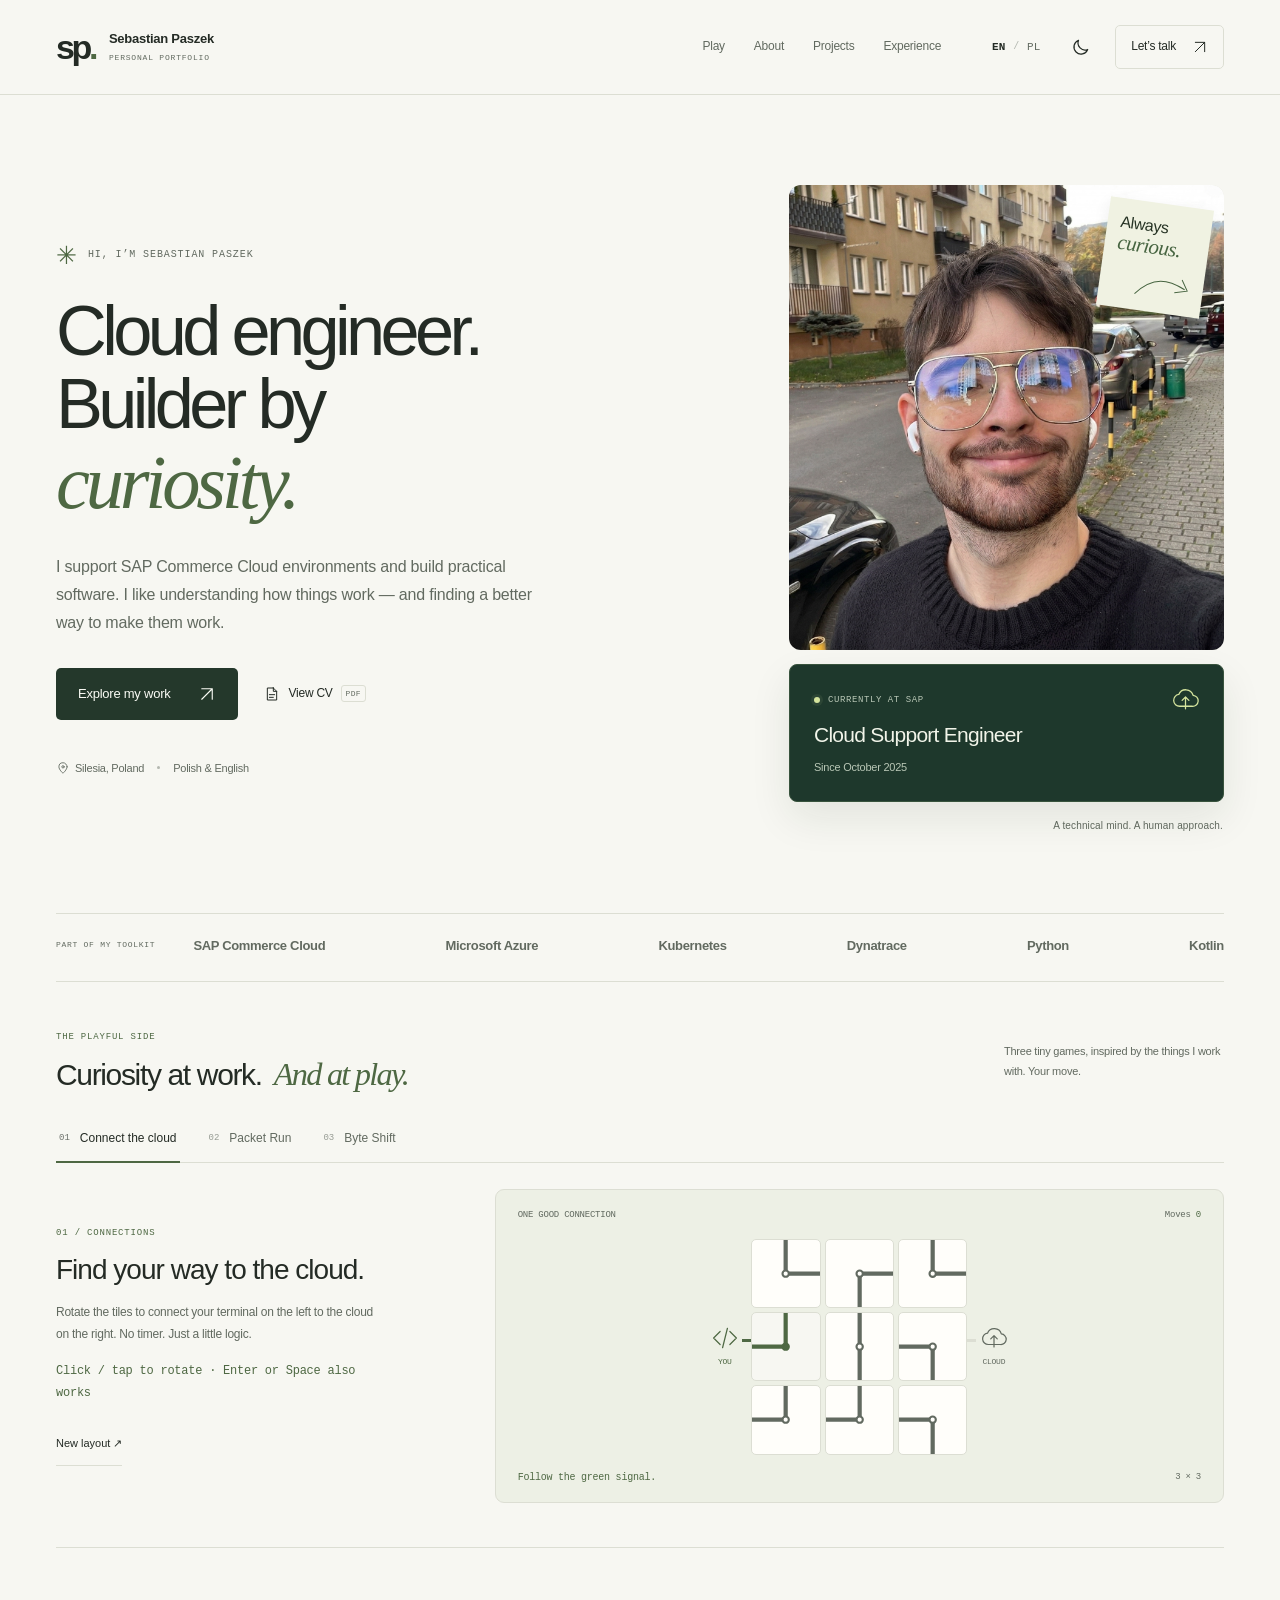
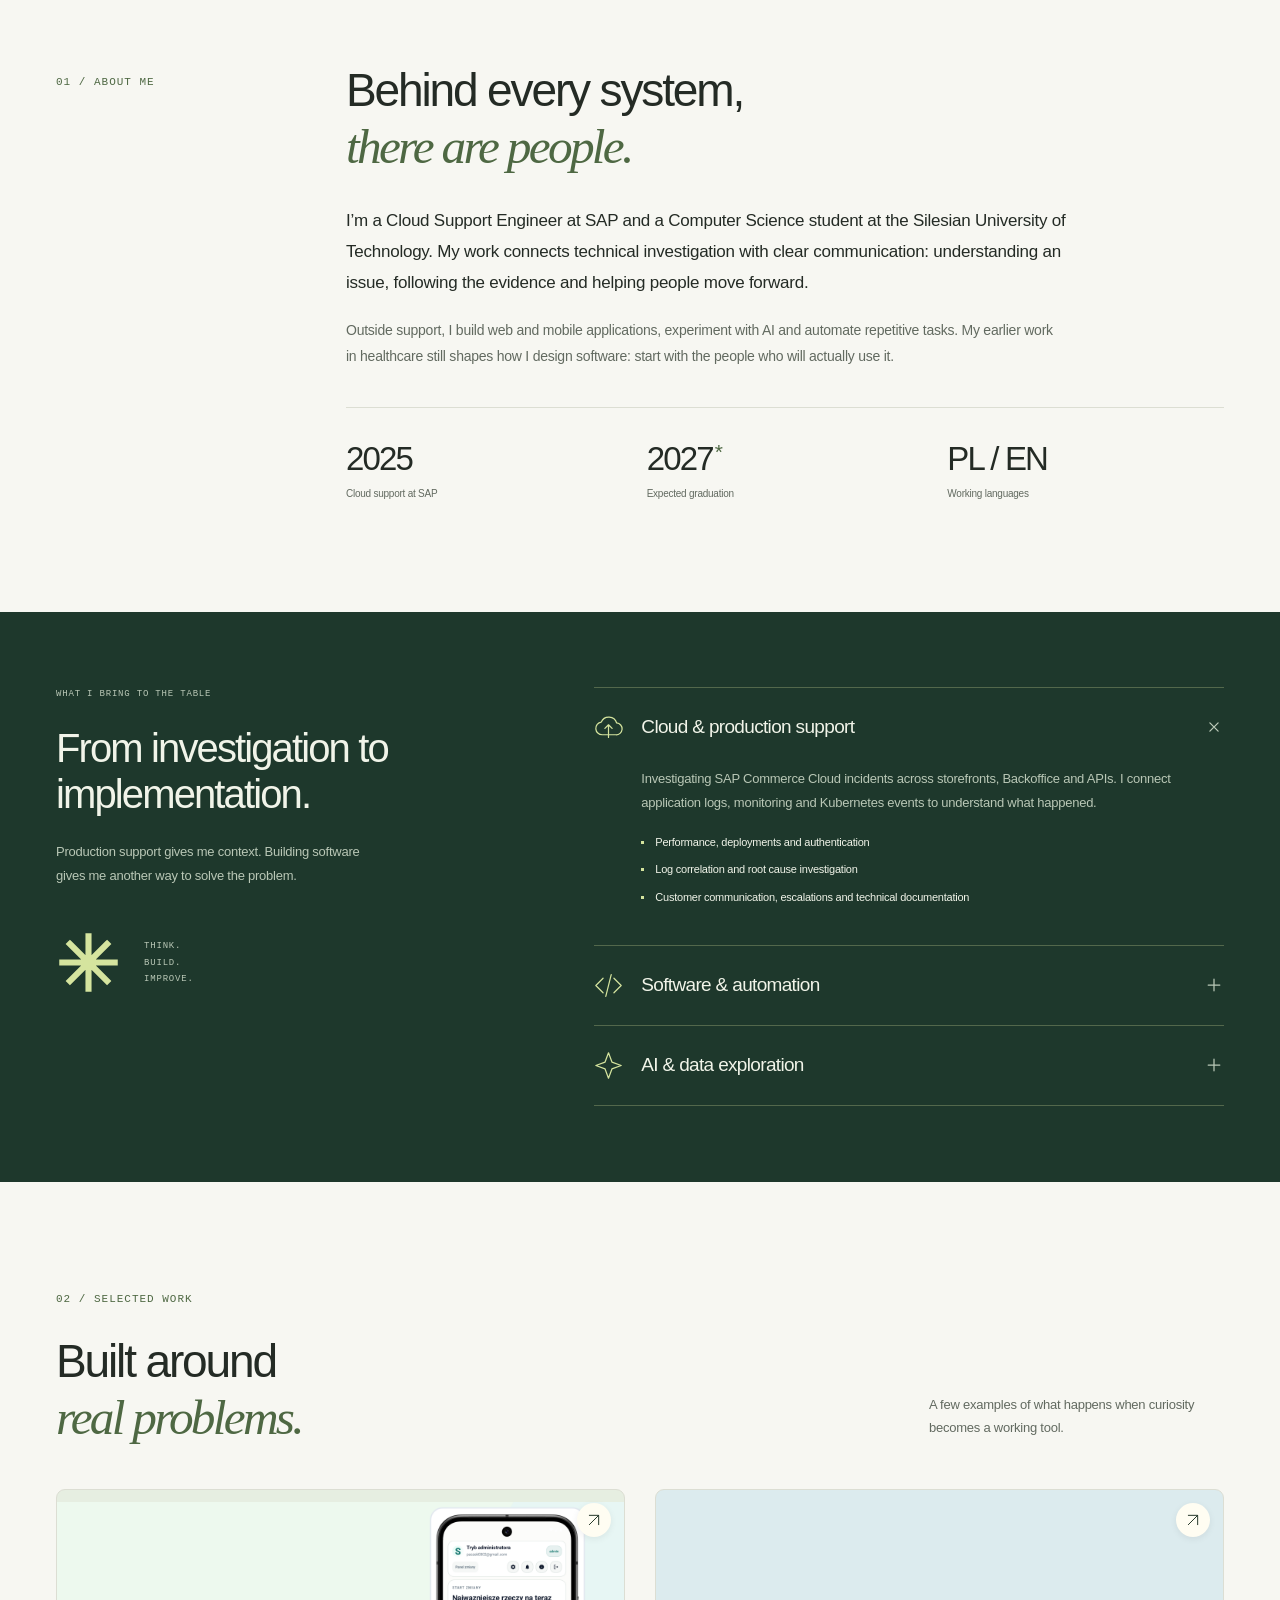
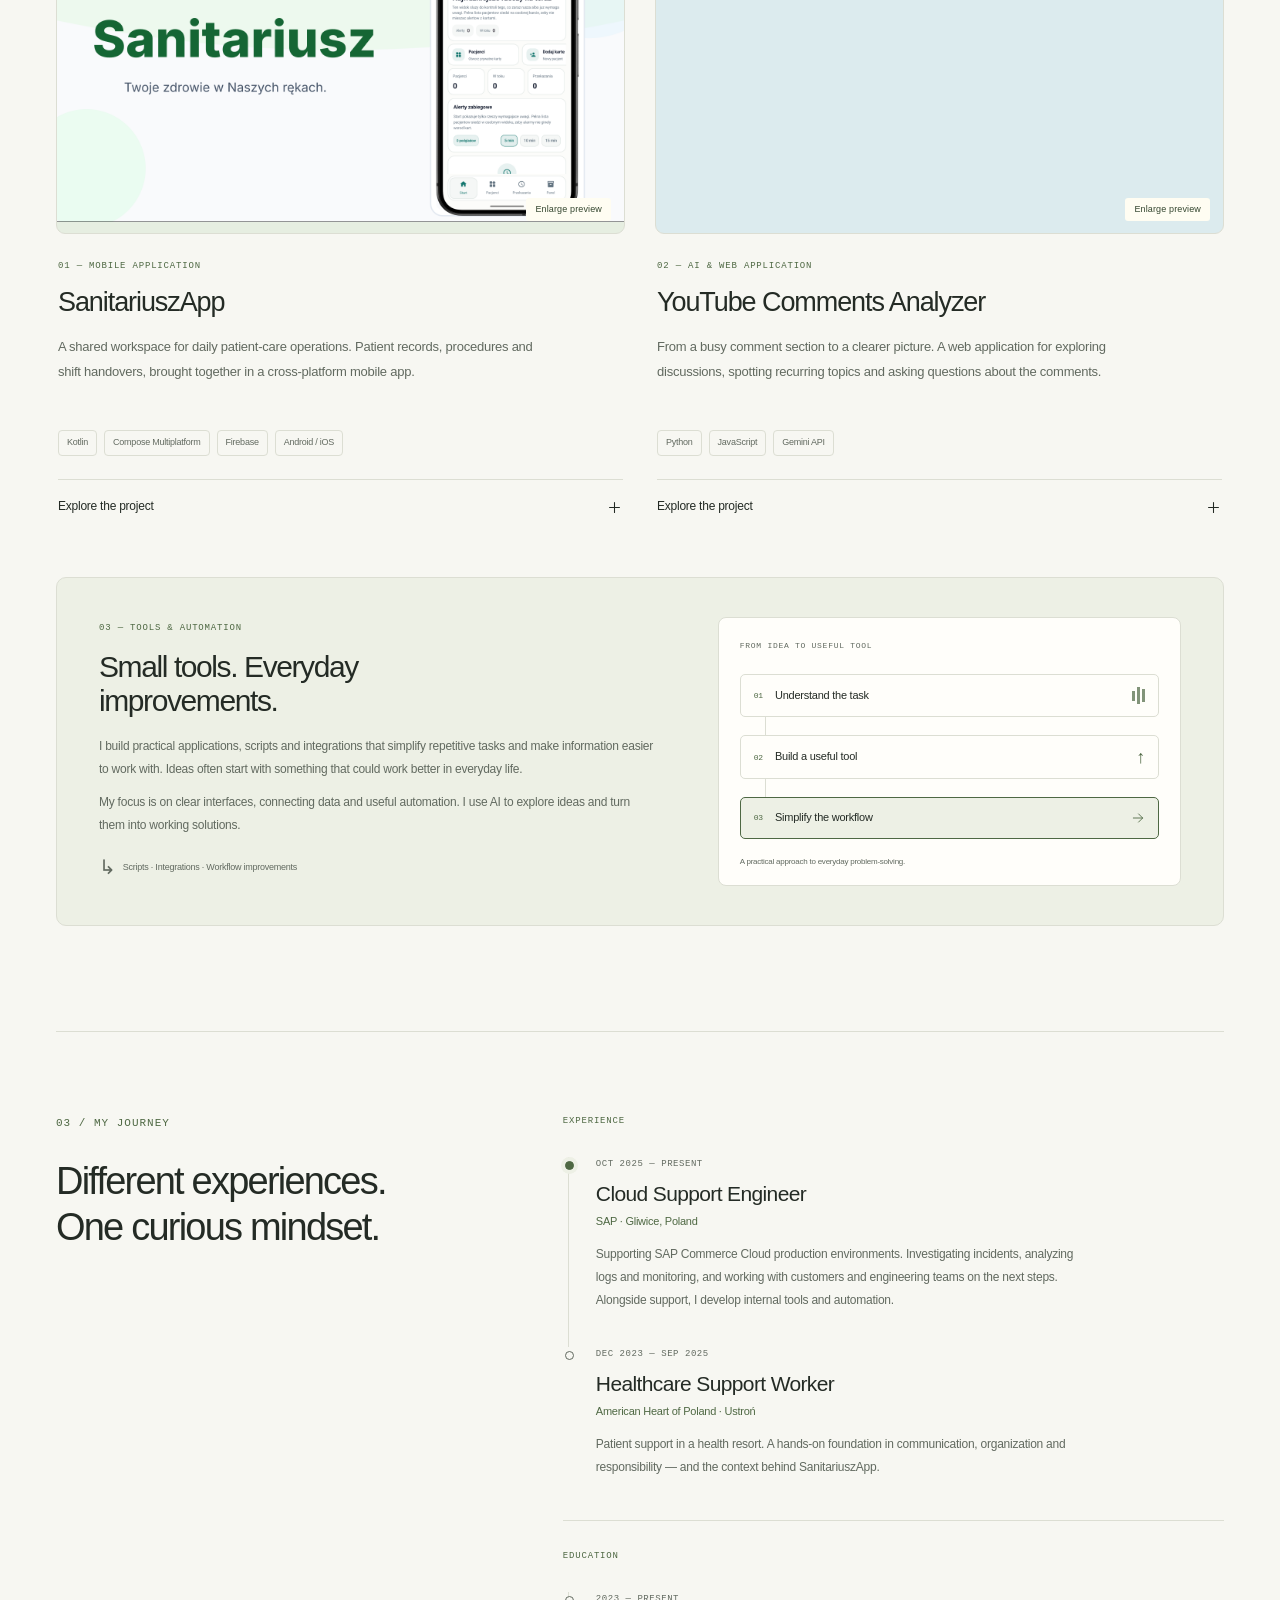
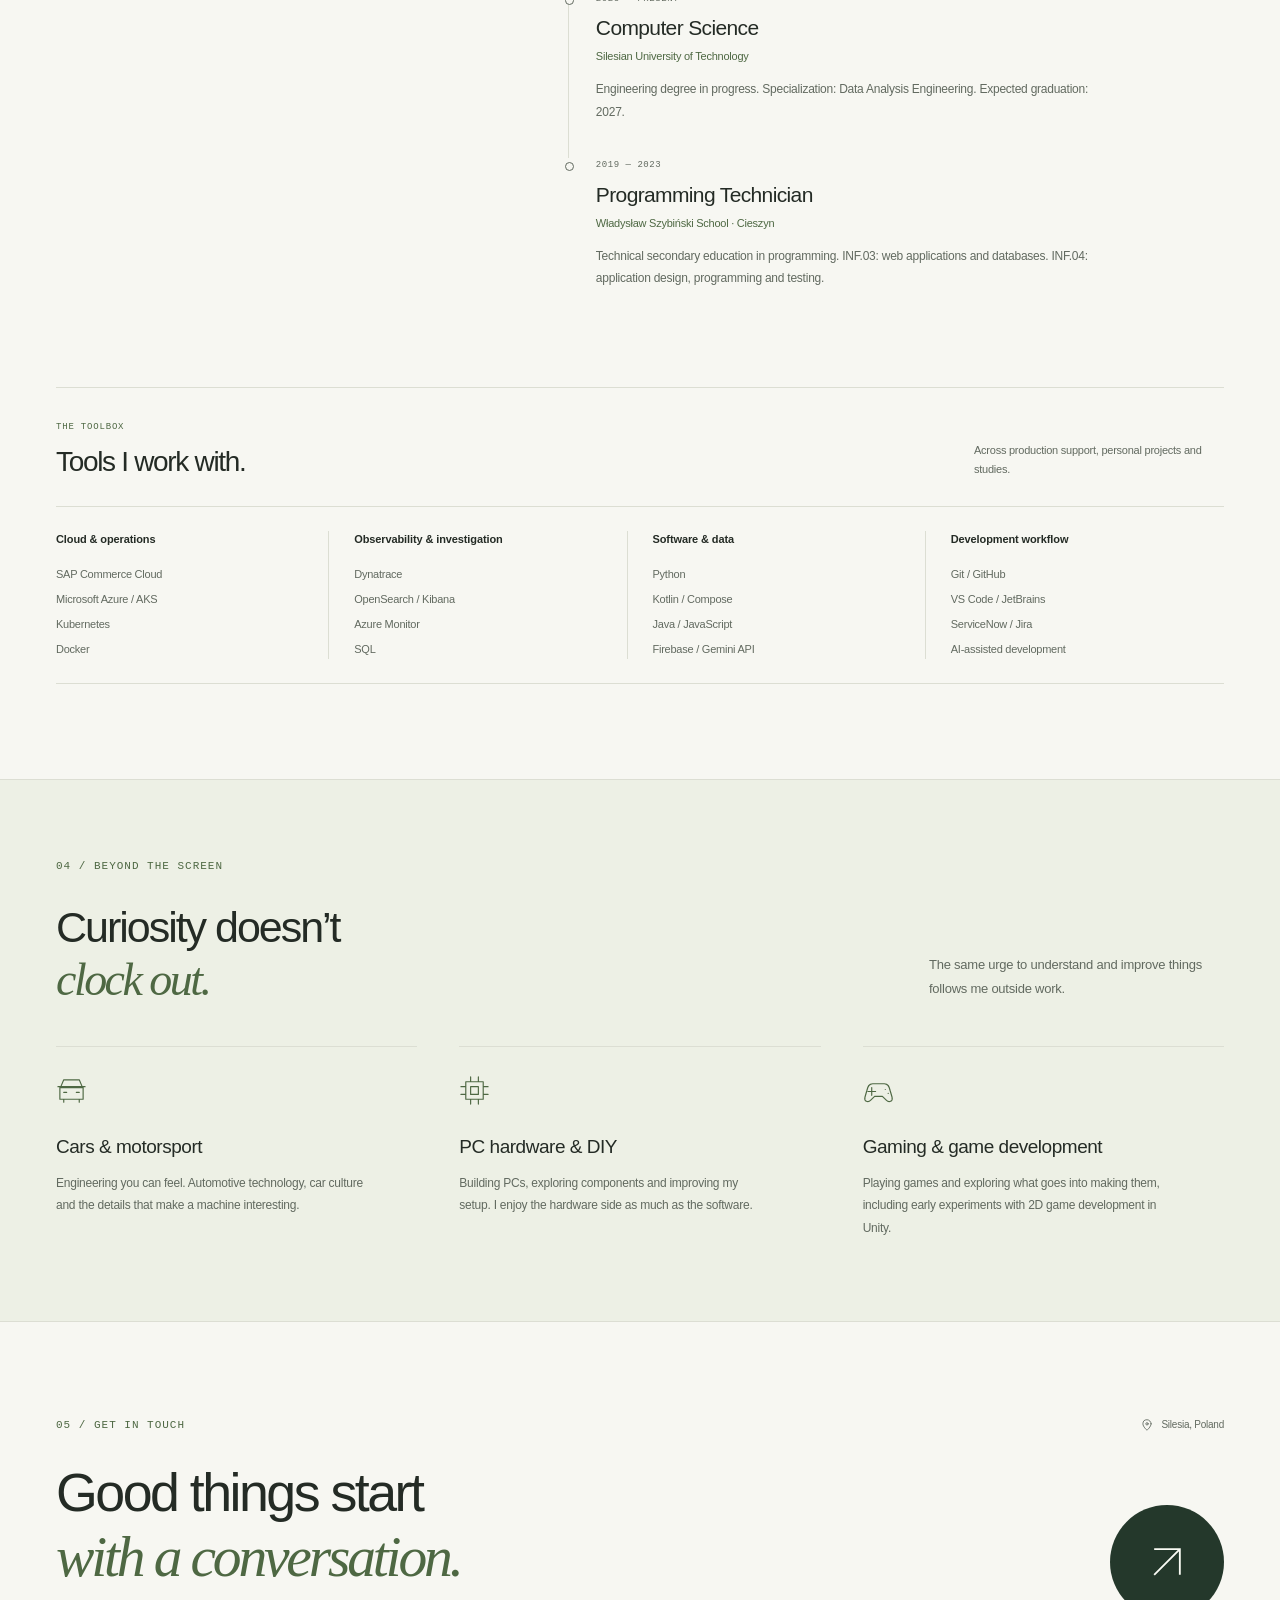
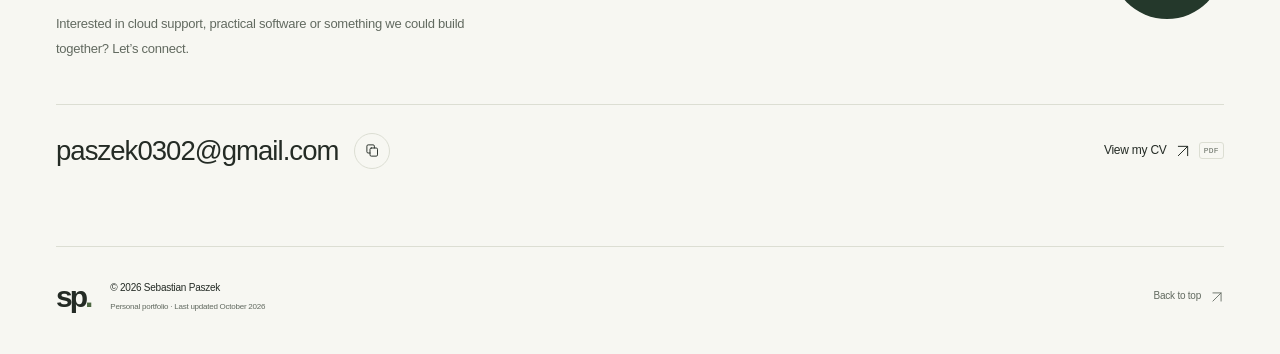
<file: index.html>
<!doctype html>
<html lang="en" data-theme="light">
<head>
  <meta charset="utf-8">
  <meta name="viewport" content="width=device-width, initial-scale=1">
  <meta name="theme-color" content="#f7f7f2">
  <title>Sebastian Paszek — Cloud Support &amp; Software</title>
  <meta name="description" content="Cloud Support Engineer at SAP. I work with SAP Commerce Cloud, Azure and Kubernetes, and build practical applications, AI tools and automation.">
  <link rel="canonical" href="https://sebecznik.github.io/portfolio/">
  <meta property="og:type" content="website">
  <meta property="og:title" content="Sebastian Paszek — Cloud Support &amp; Software">
  <meta property="og:description" content="Cloud engineer. Builder by curiosity. Explore my work in SAP Commerce Cloud, practical software and AI.">
  <meta property="og:url" content="https://sebecznik.github.io/portfolio/">
  <meta property="og:image" content="https://sebecznik.github.io/portfolio/assets/images/social.png">
  <meta property="og:image:width" content="1200">
  <meta property="og:image:height" content="630">
  <meta property="og:image:alt" content="Sebastian Paszek. Cloud engineer. Builder by curiosity.">
  <meta name="twitter:card" content="summary_large_image">
  <link rel="icon" href="assets/images/favicon.svg" type="image/svg+xml">
  <script src="assets/js/boot.js"></script>
  <link rel="stylesheet" href="assets/css/styles.css">
  <link rel="stylesheet" href="assets/css/playground.css">
  <script type="application/ld+json">{"@context":"https://schema.org","@type":"Person","name":"Sebastian Paszek","url":"https://sebecznik.github.io/portfolio/","image":"https://sebecznik.github.io/portfolio/assets/images/portrait.png","jobTitle":"Cloud Support Engineer","worksFor":{"@type":"Organization","name":"SAP"},"knowsLanguage":["Polish","English"],"email":"mailto:paszek0302@gmail.com"}</script>
</head>
<body>
  <a class="skip-link" href="#main" data-i18n="skip">Skip to content</a>
  <svg class="symbol-bank" xmlns="http://www.w3.org/2000/svg" aria-hidden="true">
    <symbol id="i-arrow" viewBox="0 0 24 24"><path d="M5 19 19 5M5 5h14v14"/></symbol>
    <symbol id="i-right" viewBox="0 0 24 24"><path d="M4 12h16m-7-7 7 7-7 7"/></symbol>
    <symbol id="i-plus" viewBox="0 0 24 24"><path d="M12 5v14M5 12h14"/></symbol>
    <symbol id="i-cloud" viewBox="0 0 32 32"><path d="M9 24a7 7 0 0 1-1-13.93A9 9 0 0 1 25 11a6.5 6.5 0 0 1-1 13H9Z"/><path d="m12 17 4-4 4 4m-4-4v14"/></symbol>
    <symbol id="i-code" viewBox="0 0 32 32"><path d="m10 8-8 8 8 8m12-16 8 8-8 8M19 4l-6 24"/></symbol>
    <symbol id="i-spark" viewBox="0 0 32 32"><path d="m16 2 3.8 10.2L30 16l-10.2 3.8L16 30l-3.8-10.2L2 16l10.2-3.8L16 2Z"/></symbol>
    <symbol id="i-car" viewBox="0 0 32 32"><path d="m5 12 3-7h16l3 7M4 13h24v12H4zM8 25v3m16-3v3M8 18h3m10 0h3M2 12h28"/></symbol>
    <symbol id="i-chip" viewBox="0 0 32 32"><path d="M7 7h18v18H7zM12 12h8v8h-8zM12 2v5m8-5v5M12 25v5m8-5v5M2 12h5m-5 8h5m18-8h5m-5 8h5"/></symbol>
    <symbol id="i-game" viewBox="0 0 32 32"><path d="M10 9h12c4 0 5 3 6 7l2 7c1 4-3 6-6 3l-4-4h-8l-4 4c-3 3-7 1-6-3l2-7c1-4 2-7 6-7Z"/><path d="M9 13v8m-4-4h8m10-2h.01m3 4h.01"/></symbol>
    <symbol id="i-server" viewBox="0 0 32 32"><rect x="4" y="5" width="24" height="9" rx="2"/><rect x="4" y="18" width="24" height="9" rx="2"/><path d="M9 9.5h.1M9 22.5h.1M17 9.5h6m-6 13h6"/></symbol>
    <symbol id="i-mail" viewBox="0 0 24 24"><rect x="3" y="5" width="18" height="14" rx="2"/><path d="m3 6 9 7 9-7"/></symbol>
    <symbol id="i-copy" viewBox="0 0 24 24"><rect x="8" y="8" width="12" height="13" rx="2"/><path d="M15 8V5a2 2 0 0 0-2-2H5a2 2 0 0 0-2 2v9a2 2 0 0 0 2 2h3"/></symbol>
    <symbol id="i-pin" viewBox="0 0 24 24"><path d="M19 10c0 5-7 11-7 11S5 15 5 10a7 7 0 1 1 14 0Z"/><circle cx="12" cy="10" r="2"/></symbol>
    <symbol id="i-file" viewBox="0 0 24 24"><path d="M14 3H5v18h14V8l-5-5Zm0 0v5h5M8 13h8m-8 4h6"/></symbol>
    <symbol id="i-close" viewBox="0 0 24 24"><path d="m6 6 12 12M6 18 18 6"/></symbol>
  </svg>

  <header class="site-header" id="top">
    <div class="header-inner container">
      <a class="brand" href="#top" aria-label="Sebastian Paszek — home"><span class="brand-mark">sp<span>.</span></span><span class="brand-name">Sebastian Paszek<span class="brand-caption">PERSONAL PORTFOLIO</span></span></a>
      <nav class="main-nav" id="navigation" aria-label="Main navigation">
        <a href="#playground" data-i18n="play.nav">Play</a>
        <a href="#about" data-i18n="nav.about">About</a>
        <a href="#projects" data-i18n="nav.work">Projects</a>
        <a href="#experience" data-i18n="nav.experience">Experience</a>
      </nav>
      <div class="header-controls">
        <div class="language-switch" role="group" aria-label="Language" data-i18n-aria="nav.language">
          <button type="button" data-language="en" aria-pressed="true" lang="en">EN</button><span aria-hidden="true">/</span><button type="button" data-language="pl" aria-pressed="false" lang="pl">PL</button>
        </div>
        <button class="icon-button theme-button" type="button" id="theme-toggle" aria-label="Switch color theme" data-i18n-aria="nav.theme" aria-pressed="false"><svg class="icon moon" viewBox="0 0 24 24" aria-hidden="true"><path d="M20 15A8.5 8.5 0 0 1 9 4a8.5 8.5 0 1 0 11 11Z"/></svg><svg class="icon sun" viewBox="0 0 24 24" aria-hidden="true"><circle cx="12" cy="12" r="4"/><path d="M12 2v2m0 16v2M2 12h2m16 0h2M5 5l1.5 1.5m11 11L19 19M5 19l1.5-1.5m11-11L19 5"/></svg></button>
        <a class="header-contact" href="#contact"><span data-i18n="nav.contact">Let’s talk</span><svg class="icon" aria-hidden="true"><use href="#i-arrow"/></svg></a>
        <button class="icon-button menu-button" type="button" id="menu-toggle" aria-label="Open navigation" data-i18n-aria="nav.menu" aria-expanded="false" aria-controls="navigation"><span></span><span></span></button>
      </div>
    </div>
  </header>

  <main id="main">
    <section class="hero container" aria-labelledby="hero-title">
      <div class="hero-copy">
        <p class="eyebrow"><span class="tiny-star" aria-hidden="true">✳</span><span data-i18n="hero.greeting">HI, I’M SEBASTIAN PASZEK</span></p>
        <h1 id="hero-title"><span data-i18n="hero.line1">Cloud engineer.</span><span data-i18n="hero.line2">Builder by</span><em data-i18n="hero.line3">curiosity.</em></h1>
        <p class="hero-description" data-i18n="hero.description">I support SAP Commerce Cloud environments and build practical software. I like understanding how things work — and finding a better way to make them work.</p>
        <div class="hero-actions"><a class="button button-primary" href="#projects"><span data-i18n="hero.projects">Explore my work</span><svg class="icon" aria-hidden="true"><use href="#i-arrow"/></svg></a><a class="text-link" href="assets/CV-Sebastian-Paszek.pdf" target="_blank" rel="noopener noreferrer"><svg class="icon" aria-hidden="true"><use href="#i-file"/></svg><span data-i18n="hero.cv">View CV</span><span class="file-type">PDF</span></a></div>
        <div class="hero-meta"><span><svg class="icon" aria-hidden="true"><use href="#i-pin"/></svg><span data-i18n="hero.location">Silesia, Poland</span></span><span class="meta-dot" aria-hidden="true"></span><span data-i18n="hero.languages">Polish &amp; English</span></div>
      </div>
      <div class="hero-visual">
        <div class="portrait-frame"><img class="portrait" src="assets/images/portrait.png" width="1624" height="1536" fetchpriority="high" alt="Portrait of Sebastian Paszek" data-i18n-alt="hero.portrait"><div class="portrait-signature" aria-hidden="true"><span data-i18n="hero.always">Always</span><br><em data-i18n="hero.curious">curious.</em><svg viewBox="0 0 110 65"><path d="M5 42C35 5 63 8 95 22m-7-17 12 19-23 6"/></svg></div></div>
        <div class="current-card"><div class="current-top"><span class="status-light" aria-hidden="true"></span><span data-i18n="hero.current">CURRENTLY AT SAP</span><svg class="icon" aria-hidden="true"><use href="#i-cloud"/></svg></div><p data-i18n="hero.role">Cloud Support Engineer</p><span data-i18n="hero.since">Since October 2025</span></div>
        <p class="portrait-note" data-i18n="hero.note">A technical mind. A human approach.</p>
      </div>
    </section>

    <div class="tool-strip container"><p class="eyebrow" data-i18n="stack.label">PART OF MY TOOLKIT</p><div class="tool-strip-items"><span>SAP Commerce Cloud</span><span>Microsoft Azure</span><span>Kubernetes</span><span>Dynatrace</span><span>Python</span><span>Kotlin</span></div></div>

    <section class="play-section container" id="playground" aria-labelledby="play-title">
      <div class="play-heading"><div><p class="eyebrow" data-i18n="play.label">THE PLAYFUL SIDE</p><h2 id="play-title"><span data-i18n="play.title">Curiosity at work.</span> <em data-i18n="play.titleAccent">And at play.</em></h2></div><p data-i18n="play.intro">Three tiny games, inspired by the things I work with. Your move.</p></div>
      <div class="play-tabs" role="tablist" aria-label="Choose a mini game" data-i18n-aria="play.choose">
        <button type="button" role="tab" id="play-tab-network" aria-controls="play-panel-network" aria-selected="true" data-play-tab="network"><span aria-hidden="true">01</span><span data-i18n="play.network.name">Connect the cloud</span></button>
        <button type="button" role="tab" id="play-tab-runner" aria-controls="play-panel-runner" aria-selected="false" tabindex="-1" data-play-tab="runner"><span aria-hidden="true">02</span><span>Packet Run</span></button>
        <button type="button" role="tab" id="play-tab-bytes" aria-controls="play-panel-bytes" aria-selected="false" tabindex="-1" data-play-tab="bytes"><span aria-hidden="true">03</span><span>Byte Shift</span></button>
      </div>
      <div class="play-panel" id="play-panel-network" role="tabpanel" aria-labelledby="play-tab-network" data-play-panel="network">
        <div class="play-description"><p class="eyebrow" data-i18n="play.network.tag">01 / CONNECTIONS</p><h3 data-i18n="play.network.title">Find your way to the cloud.</h3><p id="network-instructions" data-i18n="play.network.instructions">Rotate the tiles to connect your terminal on the left to the cloud on the right. No timer. Just a little logic.</p><p class="play-control-note" data-i18n="play.network.controls">Click / tap to rotate · Enter or Space also works</p><button class="play-reset" id="network-new" type="button">New layout ↗</button></div>
        <div class="play-stage" id="network-stage" data-won="false"><div class="play-stage-top"><span data-i18n="play.network.caption">ONE GOOD CONNECTION</span><span><span data-i18n="play.moves">Moves</span> <strong id="network-moves">0</strong></span></div><div class="network-circuit"><div class="network-port"><svg class="icon" aria-hidden="true"><use href="#i-code"/></svg><span data-i18n="play.you">YOU</span></div><div class="network-grid" id="network-grid" role="group" aria-label="Rotate the nine connection tiles" data-i18n-aria="play.network.board" aria-describedby="network-instructions"></div><div class="network-port"><svg class="icon" aria-hidden="true"><use href="#i-cloud"/></svg><span data-i18n="play.cloud">CLOUD</span></div></div><div class="play-stage-bottom"><p class="play-feedback" id="network-message" role="status" aria-live="polite">Follow the green signal.</p><span aria-hidden="true">3 × 3</span></div></div>
      </div>
      <div class="play-panel" id="play-panel-runner" role="tabpanel" aria-labelledby="play-tab-runner" data-play-panel="runner" hidden>
        <div class="play-description"><p class="eyebrow" data-i18n="play.runner.tag">02 / MOMENTUM</p><h3 data-i18n="play.runner.title">One packet. A clear path.</h3><p id="packet-instructions" data-i18n="play.runner.instructions">Jump over obstacles and see how far your data packet can travel. One button, one more try.</p><p class="play-control-note" data-i18n="play.runner.controls">Space / ↑ or tap the track · Esc to pause</p></div>
        <div class="play-stage packet-stage" id="packet-stage" data-state="ready"><div class="play-stage-top"><span><span data-i18n="play.distance">Distance</span> <strong id="packet-distance">0 m</strong></span><span><span data-i18n="play.best">Best</span> <strong id="packet-best">0 m</strong></span></div>
          <div class="packet-field" id="packet-field" tabindex="0" role="group" aria-label="Packet Run" aria-describedby="packet-instructions">
            <svg viewBox="0 0 600 216" role="img" aria-label="A small data packet jumping over obstacles" data-i18n-aria="play.runner.scene"><path class="packet-cloud" d="M395 59h-35a12 12 0 1 1 3-24 18 18 0 0 1 34 1 12 12 0 0 1-2 23Zm-234 25h-22a8 8 0 1 1 1-16 12 12 0 0 1 23 0 8 8 0 0 1-2 16Z"/><path class="packet-ground" d="M0 190H600"/><path class="packet-dashes" d="M0 202H600"/><g id="packet-obstacles"></g><g id="packet-player" transform="translate(56 166)"><rect class="packet-player-body" width="24" height="24" rx="5"/><path class="packet-player-mark" d="m7 7 5 5-5 5m6 0h5"/></g></svg>
            <div class="packet-overlay" id="packet-overlay"><svg class="icon" aria-hidden="true"><use href="#i-code"/></svg><strong id="packet-state-title">Ready to send?</strong><p id="packet-state-copy">A tiny endless runner. Tap or press Space to jump.</p><button class="play-start" id="packet-start" type="button">Let’s go →</button></div>
          </div>
          <div class="play-stage-bottom"><p class="play-feedback" id="packet-message" role="status" aria-live="polite">Your best stays in this browser.</p><div class="packet-controls"><button type="button" id="packet-jump" data-i18n="play.jump" disabled>Jump ↑</button><button type="button" id="packet-pause" data-i18n="play.pause" disabled>Pause</button></div></div>
        </div>
      </div>
      <div class="play-panel" id="play-panel-bytes" role="tabpanel" aria-labelledby="play-tab-bytes" data-play-panel="bytes" hidden>
        <div class="play-description"><p class="eyebrow" data-i18n="play.bytes.tag">03 / PATTERNS</p><h3 data-i18n="play.bytes.title">Small bits. Bigger ideas.</h3><p id="byte-instructions" data-i18n="play.bytes.instructions">Slide the tiles. Matching numbers merge: 2, 4, 8… Can you reach 128 before the board fills up?</p><p class="play-control-note" data-i18n="play.bytes.controls">Arrow keys on the board · Swipe · Buttons below</p><button class="play-reset" id="byte-new" type="button" data-i18n="play.bytes.new">Start fresh ↗</button></div>
        <div class="play-stage byte-stage"><div class="play-stage-top"><span><span data-i18n="play.highest">Highest</span> <strong id="byte-highest">2</strong><span aria-hidden="true"> / 128</span></span><span><span data-i18n="play.moves">Moves</span> <strong id="byte-moves">0</strong></span></div><div class="byte-grid" id="byte-grid" role="grid" tabindex="0" aria-label="Byte Shift, 4 by 4 number puzzle. Use arrow keys." data-i18n-aria="play.bytes.board" aria-describedby="byte-instructions" aria-rowcount="4" aria-colcount="4"></div><div class="play-stage-bottom"><p class="play-feedback" id="byte-message" role="status" aria-live="polite">2 + 2. Then think bigger.</p><div class="play-direction-pad" role="group" aria-label="Move all tiles" data-i18n-aria="play.bytes.buttons">
          <button type="button" data-byte-direction="left" aria-label="Left" data-i18n-aria="play.west"><svg class="icon" aria-hidden="true"><use href="#i-right"/></svg></button>
          <button type="button" data-byte-direction="up" aria-label="Up" data-i18n-aria="play.north"><svg class="icon" aria-hidden="true"><use href="#i-right"/></svg></button>
          <button type="button" data-byte-direction="down" aria-label="Down" data-i18n-aria="play.south"><svg class="icon" aria-hidden="true"><use href="#i-right"/></svg></button>
          <button type="button" data-byte-direction="right" aria-label="Right" data-i18n-aria="play.east"><svg class="icon" aria-hidden="true"><use href="#i-right"/></svg></button>
        </div></div></div>
      </div>
      <noscript><p class="play-noscript" data-i18n="play.noscript">Enable JavaScript to play the mini games.</p></noscript>
    </section>

    <section class="about-section container section-grid" id="about" aria-labelledby="about-title">
      <p class="section-label" data-i18n="about.label">01 / ABOUT ME</p>
      <div class="section-main" data-reveal><h2 id="about-title"><span data-i18n="about.title1">Behind every system,</span><em data-i18n="about.title2">there are people.</em></h2><div class="about-copy"><p class="lead" data-i18n="about.body">I’m a Cloud Support Engineer at SAP and a Computer Science student at the Silesian University of Technology. My work connects technical investigation with clear communication: understanding an issue, following the evidence and helping people move forward.</p><p data-i18n="about.body2">Outside support, I build web and mobile applications, experiment with AI and automate repetitive tasks. My earlier work in healthcare still shapes how I design software: start with the people who will actually use it.</p></div><dl class="facts"><div><dt>2025</dt><dd data-i18n="about.fact1">Cloud support at SAP</dd></div><div><dt>2027<span>*</span></dt><dd data-i18n="about.fact2">Expected graduation</dd></div><div><dt>PL / EN</dt><dd data-i18n="about.fact3">Working languages</dd></div></dl></div>
    </section>

    <section class="expertise-section" aria-labelledby="expertise-title"><div class="container expertise-inner"><div class="expertise-intro" data-reveal><p class="eyebrow" data-i18n="expertise.label">WHAT I BRING TO THE TABLE</p><h2 id="expertise-title" data-i18n="expertise.title">From investigation to implementation.</h2><p data-i18n="expertise.intro">Production support gives me context. Building software gives me another way to solve the problem.</p><div class="abstract-mark" aria-hidden="true"><svg viewBox="0 0 160 160"><path d="M80 8v144M8 80h144M29 29l102 102M29 131 131 29"/></svg><span>THINK.<br>BUILD.<br>IMPROVE.</span></div></div>
      <div class="expertise-list">
        <details class="expertise-item" open><summary><svg class="expertise-icon" aria-hidden="true"><use href="#i-cloud"/></svg><h3 data-i18n="expertise.cloud.title">Cloud &amp; production support</h3><svg class="icon plus" aria-hidden="true"><use href="#i-plus"/></svg></summary><div class="expertise-content"><p data-i18n="expertise.cloud.body">Investigating SAP Commerce Cloud incidents across storefronts, Backoffice and APIs. I connect application logs, monitoring and Kubernetes events to understand what happened.</p><ul><li data-i18n="expertise.cloud.item1">Performance, deployments and authentication</li><li data-i18n="expertise.cloud.item2">Log correlation and root cause investigation</li><li data-i18n="expertise.cloud.item3">Customer communication, escalations and technical documentation</li></ul></div></details>
        <details class="expertise-item"><summary><svg class="expertise-icon" aria-hidden="true"><use href="#i-code"/></svg><h3 data-i18n="expertise.software.title">Software &amp; automation</h3><svg class="icon plus" aria-hidden="true"><use href="#i-plus"/></svg></summary><div class="expertise-content"><p data-i18n="expertise.software.body">Building web and mobile tools around real workflows, from patient-care coordination to support operations. I use AI-assisted development to explore ideas, implement features and iterate.</p><ul><li data-i18n="expertise.software.item1">Cross-platform mobile applications</li><li data-i18n="expertise.software.item2">Web interfaces, API integrations and internal tools</li><li data-i18n="expertise.software.item3">Practical scripts and workflow improvements</li></ul></div></details>
        <details class="expertise-item"><summary><svg class="expertise-icon" aria-hidden="true"><use href="#i-spark"/></svg><h3 data-i18n="expertise.ai.title">AI &amp; data exploration</h3><svg class="icon plus" aria-hidden="true"><use href="#i-plus"/></svg></summary><div class="expertise-content"><p data-i18n="expertise.ai.body">Using AI as part of the workflow: exploring code, making sense of information and building features that turn unstructured data into something useful.</p><ul><li data-i18n="expertise.ai.item1">AI-assisted analysis and development</li><li data-i18n="expertise.ai.item2">Comment analysis and contextual Q&amp;A</li><li data-i18n="expertise.ai.item3">Computer Science studies with a focus on data analysis engineering</li></ul></div></details>
      </div>
    </div></section>

    <section class="projects-section container" id="projects" aria-labelledby="projects-title"><div class="section-heading"><div><p class="section-label" data-i18n="projects.label">02 / SELECTED WORK</p><h2 id="projects-title"><span data-i18n="projects.title1">Built around</span><em data-i18n="projects.title2">real problems.</em></h2></div><p data-i18n="projects.intro">A few examples of what happens when curiosity becomes a working tool.</p></div>
      <div class="project-grid">
        <article class="project" data-reveal><a class="project-image" href="assets/images/sanitariusz.png" data-preview="mobile" aria-label="Enlarge preview — SanitariuszApp"><img src="assets/images/sanitariusz.png" width="2940" height="1656" loading="lazy" decoding="async" alt="SanitariuszApp: mobile application overview and administrator dashboard" data-i18n-alt="projects.mobile.alt"><span class="preview-icon"><svg class="icon" aria-hidden="true"><use href="#i-arrow"/></svg></span><span class="preview-text" data-i18n="projects.preview">Enlarge preview</span></a><div class="project-body"><p class="eyebrow" data-i18n="projects.mobile.category">01 — MOBILE APPLICATION</p><h3 data-i18n="projects.mobile.title">SanitariuszApp</h3><p class="project-description" data-i18n="projects.mobile.description">A shared workspace for daily patient-care operations. Patient records, procedures and shift handovers, brought together in a cross-platform mobile app.</p><ul class="tags"><li>Kotlin</li><li>Compose Multiplatform</li><li>Firebase</li><li>Android / iOS</li></ul><details class="project-details"><summary><span data-i18n="projects.detail">Explore the project</span><svg class="icon plus" aria-hidden="true"><use href="#i-plus"/></svg></summary><div class="project-story"><p class="eyebrow" data-i18n="projects.why">THE PROBLEM</p><p data-i18n="projects.mobile.problem">Working in healthcare showed me how important clear information and a well-organized handover are. This project brings those daily workflows into one interface.</p><p class="eyebrow" data-i18n="projects.how">THE APPROACH</p><p data-i18n="projects.mobile.approach">Kotlin and Compose Multiplatform for Android and iOS, with local persistence and Firebase Firestore synchronization. The app includes role-aware patient management, procedure tracking and administrative tools.</p><p class="project-focus" data-i18n="projects.mobile.focus">My focus: application development, workflow design and cross-device data synchronization.</p></div></details></div></article>
        <article class="project" data-reveal><a class="project-image project-image-blue" href="assets/images/comments-analyzer.png" data-preview="ai" aria-label="Enlarge preview — YouTube Comments Analyzer"><img src="assets/images/comments-analyzer.png" width="2814" height="1490" loading="lazy" decoding="async" alt="YouTube Comments Analyzer dashboard showing topics, comment activity and spam analysis" data-i18n-alt="projects.ai.alt"><span class="preview-icon"><svg class="icon" aria-hidden="true"><use href="#i-arrow"/></svg></span><span class="preview-text" data-i18n="projects.preview">Enlarge preview</span></a><div class="project-body"><p class="eyebrow" data-i18n="projects.ai.category">02 — AI &amp; WEB APPLICATION</p><h3 data-i18n="projects.ai.title">YouTube Comments Analyzer</h3><p class="project-description" data-i18n="projects.ai.description">From a busy comment section to a clearer picture. A web application for exploring discussions, spotting recurring topics and asking questions about the comments.</p><ul class="tags"><li>Python</li><li>JavaScript</li><li>Gemini API</li></ul><details class="project-details"><summary><span data-i18n="projects.detail">Explore the project</span><svg class="icon plus" aria-hidden="true"><use href="#i-plus"/></svg></summary><div class="project-story"><p class="eyebrow" data-i18n="projects.why">THE PROBLEM</p><p data-i18n="projects.ai.problem">A long comment section contains useful feedback, but finding patterns manually is slow. I wanted a more practical way to explore what an audience is talking about.</p><p class="eyebrow" data-i18n="projects.how">THE APPROACH</p><p data-i18n="projects.ai.approach">A Python backend with a JavaScript interface. It collects and processes comments, surfaces popular entries and recurring topics, flags potential spam and uses the Google GenAI SDK for contextual Q&amp;A.</p><p class="project-focus" data-i18n="projects.ai.focus">My focus: data processing, the web interface and Gemini integration.</p></div></details></div></article>
      </div>
      <article class="internal-project" data-reveal><div class="internal-copy"><p class="eyebrow" data-i18n="projects.internal.category">03 — TOOLS &amp; AUTOMATION</p><h3 data-i18n="projects.internal.title">Small tools. Everyday improvements.</h3><p data-i18n="projects.internal.description">I build practical applications, scripts and integrations that simplify repetitive tasks and make information easier to work with. Ideas often start with something that could work better in everyday life.</p><p data-i18n="projects.internal.scope">My focus is on clear interfaces, connecting data and useful automation. I use AI to explore ideas and turn them into working solutions.</p><span class="internal-note"><span aria-hidden="true">↳</span><span data-i18n="projects.internal.note">Scripts · Integrations · Workflow improvements</span></span></div><div class="workflow-figure"><p class="eyebrow" data-i18n="projects.internal.diagram">FROM IDEA TO USEFUL TOOL</p><ol class="workflow-steps"><li><span class="step-no">01</span><span data-i18n="projects.internal.queue">Understand the task</span><span class="mini-bars" aria-hidden="true"><i></i><i></i><i></i></span></li><li><span class="step-no">02</span><span data-i18n="projects.internal.priority">Build a useful tool</span><span class="mini-priority" aria-hidden="true">↑</span></li><li><span class="step-no">03</span><span data-i18n="projects.internal.handover">Simplify the workflow</span><svg class="icon" aria-hidden="true"><use href="#i-right"/></svg></li></ol><p class="workflow-caption" data-i18n="projects.internal.caption">A practical approach to everyday problem-solving.</p></div></article>
    </section>

    <section class="experience-section container section-grid" id="experience" aria-labelledby="experience-title"><div><p class="section-label" data-i18n="experience.label">03 / MY JOURNEY</p><h2 class="journey-title" id="experience-title" data-i18n="experience.title">Different experiences.
One curious mindset.</h2></div><div class="journey-content"><p class="eyebrow timeline-label" data-i18n="experience.work">EXPERIENCE</p><div class="timeline"><article class="timeline-item current" data-reveal><p class="eyebrow timeline-date" data-i18n="experience.sap.date">OCT 2025 — PRESENT</p><h3>Cloud Support Engineer</h3><p class="company" data-i18n="experience.sap.company">SAP · Gliwice, Poland</p><p data-i18n="experience.sap.body">Supporting SAP Commerce Cloud production environments. Investigating incidents, analyzing logs and monitoring, and working with customers and engineering teams on the next steps. Alongside support, I develop internal tools and automation.</p></article><article class="timeline-item" data-reveal><p class="eyebrow timeline-date" data-i18n="experience.care.date">DEC 2023 — SEP 2025</p><h3 data-i18n="experience.care.role">Healthcare Support Worker</h3><p class="company" data-i18n="experience.care.company">American Heart of Poland · Ustroń</p><p data-i18n="experience.care.body">Patient support in a health resort. A hands-on foundation in communication, organization and responsibility — and the context behind SanitariuszApp.</p></article></div><p class="eyebrow timeline-label education-label" data-i18n="education.label">EDUCATION</p><div class="timeline"><article class="timeline-item" data-reveal><p class="eyebrow timeline-date" data-i18n="education.uni.date">2023 — PRESENT</p><h3 data-i18n="education.uni.title">Computer Science</h3><p class="company" data-i18n="education.uni.school">Silesian University of Technology</p><p data-i18n="education.uni.body">Engineering degree in progress. Specialization: Data Analysis Engineering. Expected graduation: 2027.</p></article><article class="timeline-item" data-reveal><p class="eyebrow timeline-date" data-i18n="education.school.date">2019 — 2023</p><h3 data-i18n="education.school.title">Programming Technician</h3><p class="company" data-i18n="education.school.school">Władysław Szybiński School · Cieszyn</p><p data-i18n="education.school.body">Technical secondary education in programming. INF.03: web applications and databases. INF.04: application design, programming and testing.</p></article></div></div></section>

    <section class="toolbox-section container" aria-labelledby="toolbox-title"><div class="toolbox-heading"><div><p class="eyebrow" data-i18n="tools.label">THE TOOLBOX</p><h2 id="toolbox-title" data-i18n="tools.title">Tools I work with.</h2></div><p data-i18n="tools.note">Across production support, personal projects and studies.</p></div><div class="toolbox-grid"><div><h3 data-i18n="tools.cloud">Cloud &amp; operations</h3><ul class="tool-list"><li>SAP Commerce Cloud</li><li>Microsoft Azure / AKS</li><li>Kubernetes</li><li>Docker</li></ul></div><div><h3 data-i18n="tools.observe">Observability &amp; investigation</h3><ul class="tool-list"><li>Dynatrace</li><li>OpenSearch / Kibana</li><li>Azure Monitor</li><li>SQL</li></ul></div><div><h3 data-i18n="tools.build">Software &amp; data</h3><ul class="tool-list"><li>Python</li><li>Kotlin / Compose</li><li>Java / JavaScript</li><li>Firebase / Gemini API</li></ul></div><div><h3 data-i18n="tools.workflow">Development workflow</h3><ul class="tool-list"><li>Git / GitHub</li><li>VS Code / JetBrains</li><li>ServiceNow / Jira</li><li data-i18n="tools.aiworkflow">AI-assisted development</li></ul></div></div></section>

    <section class="interests-section" id="interests" aria-labelledby="interests-title"><div class="container"><div class="section-heading"><div><p class="section-label" data-i18n="interests.label">04 / BEYOND THE SCREEN</p><h2 id="interests-title"><span data-i18n="interests.title1">Curiosity doesn’t</span><em data-i18n="interests.title2">clock out.</em></h2></div><p data-i18n="interests.intro">The same urge to understand and improve things follows me outside work.</p></div><div class="interests-grid"><article data-reveal><svg class="interest-icon" aria-hidden="true"><use href="#i-car"/></svg><h3 data-i18n="interests.cars.title">Cars &amp; motorsport</h3><p data-i18n="interests.cars.body">Engineering you can feel. Automotive technology, car culture and the details that make a machine interesting.</p></article><article data-reveal><svg class="interest-icon" aria-hidden="true"><use href="#i-chip"/></svg><h3 data-i18n="interests.hardware.title">PC hardware &amp; DIY</h3><p data-i18n="interests.hardware.body">Building PCs, exploring components and improving my setup. I enjoy the hardware side as much as the software.</p></article><article data-reveal><svg class="interest-icon" aria-hidden="true"><use href="#i-game"/></svg><h3 data-i18n="interests.games.title">Gaming &amp; game development</h3><p data-i18n="interests.games.body">Playing games and exploring what goes into making them, including early experiments with 2D game development in Unity.</p></article></div>

</div></section>

    <section class="contact-section container" id="contact" aria-labelledby="contact-title"><div class="contact-top"><p class="section-label" data-i18n="contact.label">05 / GET IN TOUCH</p><span class="contact-location"><svg class="icon" aria-hidden="true"><use href="#i-pin"/></svg><span data-i18n="hero.location">Silesia, Poland</span></span></div><div class="contact-main"><div><h2 id="contact-title"><span data-i18n="contact.title1">Good things start</span><em data-i18n="contact.title2">with a conversation.</em></h2><p data-i18n="contact.body">Interested in cloud support, practical software or something we could build together? Let’s connect.</p></div><a href="mailto:paszek0302@gmail.com" class="contact-arrow" aria-label="Send an email" data-i18n-aria="contact.email"><svg aria-hidden="true"><use href="#i-arrow"/></svg></a></div><div class="contact-bottom"><div class="email-row"><a class="email-link" href="mailto:paszek0302@gmail.com">paszek0302@gmail.com</a><button class="icon-button copy-button" id="copy-email" type="button" aria-label="Copy email address" data-i18n-aria="contact.copy"><svg class="icon" aria-hidden="true"><use href="#i-copy"/></svg></button></div><a class="text-link" href="assets/CV-Sebastian-Paszek.pdf" target="_blank" rel="noopener noreferrer"><span data-i18n="contact.cv">View my CV</span><svg class="icon" aria-hidden="true"><use href="#i-arrow"/></svg><span class="file-type">PDF</span></a></div></section>
  </main>

  <footer class="site-footer container"><a class="brand-mark" href="#top" aria-label="Sebastian Paszek">sp<span>.</span></a><div><p>© <span id="year">2026</span> Sebastian Paszek</p><p class="footer-note" data-i18n="footer.note">Personal portfolio · Last updated October 2026</p></div><a class="back-top" href="#top"><span data-i18n="footer.top">Back to top</span><svg class="icon" aria-hidden="true"><use href="#i-arrow"/></svg></a></footer>
  <div class="toast" id="toast" role="status" aria-live="polite" aria-atomic="true"></div>
  <dialog class="image-dialog" id="image-dialog" aria-labelledby="dialog-title"><div class="dialog-toolbar"><p id="dialog-title"></p><button class="icon-button" id="close-dialog" type="button" aria-label="Close preview" data-i18n-aria="dialog.close" autofocus><svg class="icon" aria-hidden="true"><use href="#i-close"/></svg></button></div><img id="dialog-image" alt=""></dialog>
  <script src="assets/js/content.js" defer></script>
  <script src="assets/js/app.js" defer></script>
  <script src="assets/js/playground.js" defer></script>
</body>
</html>
</file>
<file: assets/css/styles.css>
@charset "UTF-8";
:root{--bg:#f7f7f2;--surface:#fffefa;--text:#242b25;--muted:#626a60;--line:#dcded3;--accent:#4e6843;--accent-soft:#edf0e5;--button:#24382b;--button-text:#fafbf5;--green:#1e382c;--green-text:#f1f4e9;--green-muted:#b9c7b6;--lime:#d5e49e;--header:rgba(247,247,242,.95);--radius:12px;--sans:"Helvetica Neue",Helvetica,Arial,sans-serif;--serif:Georgia,"Times New Roman",serif;--mono:"SFMono-Regular",Consolas,"Liberation Mono",monospace;--shadow:0 16px 42px rgba(25,40,25,.09);color-scheme:light}
html[data-theme="dark"]{--bg:#141c17;--surface:#1b261e;--text:#f1f2e9;--muted:#afbaaa;--line:#344133;--accent:#c1d3a3;--accent-soft:#253323;--button:#d5e49e;--button-text:#22321f;--green:#1b3024;--green-text:#f1f4e9;--green-muted:#bdc8b4;--header:rgba(20,28,23,.96);--shadow:0 16px 42px rgba(0,0,0,.18);color-scheme:dark}
*{box-sizing:border-box}html{scroll-behavior:smooth;scroll-padding-top:110px}body{margin:0;font-family:var(--sans);font-size:16px;line-height:1.65;letter-spacing:-.015em;color:var(--text);background:var(--bg);-webkit-font-smoothing:antialiased}body.dialog-open{overflow:hidden}button,a,summary{-webkit-tap-highlight-color:transparent}button{font:inherit}button,summary{cursor:pointer}a{color:inherit;text-decoration:none}img{display:block;max-width:100%;height:auto}button{color:inherit}h1,h2,h3,p,ul,ol,dl,dd,figure{margin:0}h1,h2,h3{line-height:1.12;letter-spacing:-.047em;font-weight:500}p{color:var(--muted)}ul,ol{padding:0;list-style:none}em{font-family:var(--serif);font-weight:400;color:var(--accent);letter-spacing:-.055em}::selection{background:#d4e29e;color:#182719}:focus-visible{outline:3px solid var(--accent);outline-offset:5px}.container{width:min(1200px,calc(100% - 112px));margin-inline:auto}.icon{width:20px;height:20px;fill:none;stroke:currentColor;stroke-width:1.5;stroke-linecap:round;stroke-linejoin:round;flex:none}.symbol-bank{position:absolute;width:0;height:0;overflow:hidden}.eyebrow,.section-label{font-family:var(--mono);font-size:10px;line-height:1.65;letter-spacing:.09em;font-weight:400}.section-label{color:var(--accent);margin-bottom:27px;font-size:11px}.eyebrow{color:var(--muted)}.tiny-star{font-family:var(--sans);font-size:25px;line-height:1;color:var(--accent);font-weight:400}.skip-link{position:fixed;top:8px;left:8px;z-index:200;background:var(--button);color:var(--button-text);padding:10px 20px;transform:translateY(-160%)}.skip-link:focus{transform:translateY(0)}
.site-header{position:sticky;top:0;z-index:40;background:var(--header);backdrop-filter:blur(16px);border-bottom:1px solid var(--line)}.header-inner{display:flex;align-items:center;justify-content:space-between;gap:24px;height:94px}.brand{display:flex;align-items:center;gap:14px;flex:none}.brand-mark{font-size:34px;line-height:1;letter-spacing:-.1em;font-weight:650}.brand-mark span{color:var(--accent)}.brand-name{font-size:13px;font-weight:600;line-height:1.45;letter-spacing:-.02em}.brand-caption{display:block;font-family:var(--mono);font-weight:400;font-size:8px;letter-spacing:.1em;color:var(--muted);margin-top:3px}.main-nav{display:flex;gap:29px;align-items:center;margin-left:auto}.main-nav a{font-size:12px;color:var(--muted);transition:color .2s;position:relative;padding:12px 0}.main-nav a:hover,.main-nav a[aria-current="location"]{color:var(--text)}.main-nav a:after{content:"";position:absolute;height:1px;bottom:6px;background:var(--accent);left:0;right:100%;transition:right .2s}.main-nav a:hover:after,.main-nav a[aria-current="location"]:after{right:0}.header-controls{display:flex;align-items:center;gap:16px;margin-left:20px}.language-switch{display:flex;align-items:center;gap:1px;font-family:var(--mono);font-size:10px;color:var(--muted)}.language-switch button{padding:12px 7px;background:none;border:0;color:var(--muted);font-size:11px;min-height:44px}.language-switch button[aria-pressed="true"]{color:var(--text);font-weight:700}.language-switch span{opacity:.45}.icon-button{border:0;background:transparent;width:44px;height:44px;display:inline-flex;align-items:center;justify-content:center;border-radius:50%;transition:background .2s}.icon-button:hover{background:var(--accent-soft)}.theme-button{width:36px}.theme-button .sun,html[data-theme="dark"] .theme-button .moon{display:none}html[data-theme="dark"] .theme-button .sun{display:block}.header-contact{display:flex;align-items:center;justify-content:center;gap:16px;border:1px solid var(--line);border-radius:5px;font-size:12px;padding:9px 15px;min-height:44px;transition:background .2s}.header-contact:hover{background:var(--accent-soft)}.header-contact .icon{width:16px;height:16px}.menu-button{display:none;flex-direction:column;gap:6px;border:1px solid var(--line);border-radius:5px}.menu-button span{height:1px;width:17px;background:currentColor;transition:transform .2s}.menu-button[aria-expanded="true"] span:first-child{transform:translateY(3.5px) rotate(45deg)}.menu-button[aria-expanded="true"] span:last-child{transform:translateY(-3.5px) rotate(-45deg)}
.hero{display:grid;grid-template-columns:1.22fr 1fr;gap:72px;align-items:center;padding-top:90px;padding-bottom:78px}.hero-copy>.eyebrow{display:flex;align-items:center;gap:10px;margin-bottom:26px;font-size:10px}.hero h1{font-size:clamp(48px,5.5vw,80px);font-weight:500;letter-spacing:-.066em;line-height:1.04}.hero h1 span,.hero h1 em{display:block}.hero h1 em{font-size:1.085em;line-height:1.12}.hero-description{max-width:485px;font-size:16px;line-height:1.75;margin-top:27px;letter-spacing:-.012em}.hero-actions{display:flex;align-items:center;flex-wrap:wrap;gap:26px;margin-top:31px}.button{display:inline-flex;align-items:center;justify-content:center;gap:28px;padding:15px 22px;min-height:52px;border-radius:5px;font-size:13px;font-weight:500;transition:transform .2s,background .2s}.button-primary{background:var(--button);color:var(--button-text)}.button-primary:hover{transform:translateY(-3px);box-shadow:var(--shadow)}.button .icon{width:18px;height:18px}.text-link{display:inline-flex;align-items:center;gap:8px;font-size:12px;min-height:44px}.text-link:hover span:first-of-type{text-decoration:underline;text-underline-offset:4px}.text-link .icon{width:16px;height:16px}.file-type{font-family:var(--mono);font-size:8px;color:var(--muted);border:1px solid var(--line);border-radius:3px;padding:1px 4px;letter-spacing:.04em}.hero-meta{display:flex;align-items:center;gap:13px;margin-top:39px;font-size:11px;color:var(--muted)}.hero-meta>span{display:inline-flex;align-items:center;gap:5px}.hero-meta .icon{width:14px;height:14px}.meta-dot{width:3px;height:3px;border-radius:100%;background:var(--muted);opacity:.45}.hero-visual{position:relative;max-width:435px;justify-self:end;width:100%;padding:0}.portrait-frame{position:relative;border-radius:var(--radius);background:#e4e5db;aspect-ratio:1/1.07;overflow:hidden}.portrait{width:100%;height:100%;object-fit:cover;object-position:center center;transform:scale(1);transition:transform .65s cubic-bezier(.2,.65,.2,1),filter .65s ease}.portrait-signature{position:absolute;top:18px;right:17px;background:#f0f2e2;color:#263324;font-size:16px;line-height:1.1;transform:rotate(8deg);width:104px;height:109px;padding:15px 13px;box-shadow:0 5px 16px #0001;letter-spacing:-.025em;transition:transform .45s ease,box-shadow .45s ease}.portrait-signature em{color:#466440;letter-spacing:-.03em;font-size:21px}.portrait-signature svg{position:absolute;width:60px;height:36px;bottom:3px;right:10px;stroke:#466440;stroke-width:1.8;fill:none}.current-card{position:relative;margin:14px 0 0;background:var(--green);color:var(--green-text);padding:21px 24px 22px;border:1px solid #38533d;border-radius:8px;box-shadow:var(--shadow)}.current-top{display:flex;gap:8px;align-items:center;font-family:var(--mono);font-size:9px;letter-spacing:.065em;color:var(--green-muted)}.current-top .icon{margin-left:auto;width:27px;height:27px;color:var(--lime)}.status-light{width:6px;height:6px;flex:none;border-radius:50%;background:var(--lime);box-shadow:0 0 0 3px #d5e49e13}.current-card p{font-size:21px;letter-spacing:-.035em;color:var(--green-text);line-height:1.25;margin:9px 0 4px}.current-card>span{font-size:11px;color:var(--green-muted)}.portrait-note{font-size:10px;letter-spacing:.015em;text-align:right;margin-top:16px;padding-right:1px;color:var(--muted)}
.tool-strip{border-top:1px solid var(--line);border-bottom:1px solid var(--line);padding:21px 0 25px;display:flex;align-items:center;gap:38px}.tool-strip>.eyebrow{font-size:8px;max-width:100px;flex:none;line-height:1.6}.tool-strip-items{display:flex;flex-wrap:wrap;align-items:center;justify-content:space-between;gap:20px 27px;flex:1}.tool-strip-items span{font-size:13px;letter-spacing:-.025em;font-weight:550;color:var(--muted)}.section-grid{display:grid;grid-template-columns:240px 1fr;gap:50px}.about-section{padding-top:116px;padding-bottom:111px}.about-section>.section-label{padding-top:9px}h2{font-size:clamp(36px,3.6vw,51px);line-height:1.13;font-weight:500}h2>span,h2>em{display:block}h2>em{margin-top:3px;font-size:1.07em}.about-copy{margin-top:30px;max-width:720px}.about-copy .lead{font-size:17px;color:var(--text);line-height:1.85}.about-copy p+p{margin-top:18px;font-size:14px;line-height:1.9}.facts{display:grid;grid-template-columns:1fr 1fr 1fr;gap:24px;margin-top:37px;padding-top:31px;border-top:1px solid var(--line)}.facts dt{font-size:33px;letter-spacing:-.055em;line-height:1.2;font-weight:400}.facts dt span{font-size:21px;color:var(--accent);vertical-align:top;margin-left:2px}.facts dd{font-size:10px;color:var(--muted);margin-top:7px;line-height:1.5}
.expertise-section{background:var(--green);color:var(--green-text);padding:75px 0 76px}.expertise-inner{display:grid;grid-template-columns:.9fr 1.25fr;gap:85px;align-items:start}.expertise-intro .eyebrow{color:var(--green-muted);font-size:9px;margin-bottom:24px}.expertise-intro h2{font-size:40px;max-width:400px;line-height:1.15}.expertise-intro>p:not(.eyebrow){font-size:13px;line-height:1.8;color:var(--green-muted);margin-top:23px;max-width:320px}.abstract-mark{margin-top:43px;display:flex;align-items:center;gap:23px;color:var(--lime)}.abstract-mark svg{width:65px;height:65px;stroke:currentColor;stroke-width:15;fill:none}.abstract-mark span{font-family:var(--mono);font-size:9px;line-height:1.8;letter-spacing:.09em;color:var(--green-muted)}.expertise-item{border-bottom:1px solid #53684c}.expertise-item:first-child{border-top:1px solid #53684c}.expertise-item summary{display:flex;align-items:center;gap:18px;padding:25px 0;list-style:none}.expertise-item summary::-webkit-details-marker,.project-details summary::-webkit-details-marker{display:none}.expertise-item summary h3{font-size:19px;letter-spacing:-.035em;line-height:1.3;font-weight:400}.expertise-icon{width:29px;height:29px;stroke:var(--lime);stroke-width:1.35;stroke-linecap:round;stroke-linejoin:round;fill:none;flex:none}.expertise-item summary>.plus{margin-left:auto;color:var(--green-muted)}.plus{transition:transform .25s}details[open]>summary .plus{transform:rotate(45deg)}.expertise-content{padding:0 20px 28px 47px}.expertise-content p{font-size:13px;color:var(--green-muted);line-height:1.85}.expertise-content ul{margin-top:19px}.expertise-content li{font-size:11px;color:var(--green-text);position:relative;padding-left:14px;margin:10px 0;line-height:1.6}.expertise-content li:before{content:"";width:3px;height:3px;position:absolute;top:7px;left:0;background:var(--lime)}
.projects-section{padding-top:108px;padding-bottom:105px}.section-heading{display:flex;justify-content:space-between;align-items:flex-end;gap:80px;margin-bottom:44px}.section-heading>.section-label{margin-bottom:24px}.section-heading>p{max-width:295px;font-size:13px;line-height:1.8;padding-bottom:6px}.project-grid{display:grid;grid-template-columns:1fr 1fr;gap:30px;align-items:start}.project-image{position:relative;display:block;overflow:hidden;border-radius:9px;background:#e6eee1;aspect-ratio:1.65;border:1px solid var(--line)}.project-image img{width:100%;height:100%;object-fit:contain;transition:transform .5s}.project-image-blue{background:#dcebee}.project-image-blue img{object-fit:cover;object-position:center}.project-image:hover img{transform:scale(1.035)}.preview-icon{position:absolute;top:13px;right:13px;width:34px;height:34px;display:flex;align-items:center;justify-content:center;background:#fffdf2;color:#26392b;border-radius:50%;box-shadow:0 2px 7px #0001;transition:transform .2s}.project-image:hover .preview-icon{transform:rotate(45deg)}.preview-icon .icon{width:16px;height:16px}.preview-text{position:absolute;bottom:12px;right:13px;padding:4px 9px;background:#fffdf2;color:#34462f;border-radius:3px;font-size:9px;letter-spacing:.015em}.project-body{padding:25px 2px 0}.project-body>.eyebrow{font-size:9px;margin-bottom:12px;color:var(--accent)}.project h3{font-size:27px;letter-spacing:-.04em;line-height:1.2;min-height:34px}.project-description{font-size:13px;line-height:1.9;margin-top:15px;max-width:490px;min-height:75px}.tags{display:flex;flex-wrap:wrap;gap:7px;margin-top:20px;min-height:26px}.tags li{border:1px solid var(--line);padding:4px 8px;font-size:9px;line-height:1.6;border-radius:4px;color:var(--muted)}.project-details{border-top:1px solid var(--line);margin-top:23px}.project-details>summary{list-style:none;display:flex;align-items:center;justify-content:space-between;gap:15px;font-size:12px;padding:17px 0;min-height:50px}.project-details>summary:hover{color:var(--accent)}.project-details .icon{width:17px;height:17px}.project-story{padding:6px 0 18px}.project-story .eyebrow{color:var(--accent);font-size:9px;margin-top:18px;margin-bottom:7px}.project-story p:not(.eyebrow){font-size:13px;line-height:1.85}.project-story .project-focus{padding-top:17px;margin-top:15px;border-top:1px solid var(--line);color:var(--text)}.internal-project{margin-top:43px;background:var(--accent-soft);border:1px solid var(--line);border-radius:10px;padding:39px 42px;display:grid;grid-template-columns:1.2fr 1fr;gap:63px;align-items:center}.internal-copy>.eyebrow{font-size:9px;color:var(--accent);margin-bottom:14px}.internal-copy h3{font-size:30px;line-height:1.15;max-width:340px}.internal-copy>p:not(.eyebrow){font-size:12px;line-height:1.9;margin-top:16px}.internal-copy>p+p:not(.eyebrow){margin-top:11px}.internal-note{display:inline-flex;align-items:center;gap:7px;font-size:9px;color:var(--muted);margin-top:20px}.internal-note>span:first-child{font-size:20px;line-height:1}.workflow-figure{border:1px solid var(--line);border-radius:8px;padding:21px 21px 17px;background:var(--surface)}.workflow-figure>.eyebrow{font-size:8px;letter-spacing:.09em;margin-bottom:22px}.workflow-steps{display:flex;flex-direction:column;gap:18px}.workflow-steps li{display:flex;align-items:center;gap:12px;position:relative;padding:12px 13px;border:1px solid var(--line);border-radius:5px;font-size:11px;line-height:1.4}.workflow-steps li+li:before{content:"";position:absolute;width:1px;height:18px;background:var(--line);top:-19px;left:24px}.step-no{font-size:8px;font-family:var(--mono);color:var(--accent)}.workflow-steps li:last-child{background:var(--accent-soft);border-color:var(--accent)}.workflow-steps .icon{margin-left:auto;width:14px;height:14px;color:var(--accent)}.mini-bars{margin-left:auto;display:flex;align-items:center;gap:2px}.mini-bars i{width:3px;height:10px;background:var(--accent);opacity:.7}.mini-bars i:nth-child(2){height:17px}.mini-bars i:nth-child(3){height:13px}.mini-priority{margin-left:auto;font-size:18px;color:var(--accent);line-height:1}.workflow-caption{font-size:8px;line-height:1.6;color:var(--muted);margin-top:17px;max-width:250px}
.experience-section{padding-top:82px;padding-bottom:65px;border-top:1px solid var(--line);grid-template-columns:.8fr 1.3fr;gap:100px}.journey-title{font-size:38px;white-space:pre-line;max-width:335px;line-height:1.2}.timeline-label{margin-bottom:28px;color:var(--accent);font-size:9px}.timeline{margin-left:5px}.timeline-item{position:relative;border-left:1px solid var(--line);padding:0 0 35px 27px}.timeline-item:last-child{border-left-color:transparent;padding-bottom:0}.timeline-item:before{content:"";position:absolute;top:4px;left:-4px;width:7px;height:7px;border-radius:50%;background:var(--bg);border:1px solid var(--muted)}.timeline-item.current:before{background:var(--accent);border-color:var(--accent);box-shadow:0 0 0 4px var(--accent-soft)}.timeline-date{font-size:9px;letter-spacing:.06em}.timeline-item h3{font-size:21px;line-height:1.3;letter-spacing:-.03em;margin-top:8px}.company{font-size:11px;color:var(--accent);margin-top:5px}.timeline-item>p:last-child:not(.company){font-size:12px;line-height:1.9;margin-top:13px;max-width:500px}.education-label{margin-top:41px;padding-top:28px;border-top:1px solid var(--line)}.toolbox-section{padding-top:32px;padding-bottom:95px}.toolbox-heading{display:flex;justify-content:space-between;align-items:flex-end;gap:30px;border-top:1px solid var(--line);padding-top:32px;margin-bottom:28px}.toolbox-heading h2{font-size:28px;margin-top:11px}.toolbox-heading .eyebrow{font-size:9px;color:var(--accent)}.toolbox-heading>p{font-size:11px;max-width:250px}.toolbox-grid{display:grid;grid-template-columns:repeat(4,1fr);border-top:1px solid var(--line);border-bottom:1px solid var(--line);padding:24px 0;gap:25px}.toolbox-grid>div{border-right:1px solid var(--line);padding-right:22px}.toolbox-grid>div:last-child{border-right:0;padding-right:0}.toolbox-grid h3{font-size:11px;font-weight:550;letter-spacing:-.01em;margin-bottom:18px;line-height:1.5}.tool-list{display:flex;flex-direction:column;gap:5px}.tool-list li{font-size:11px;color:var(--muted);line-height:1.8}
.interests-section{padding:77px 0 82px;background:var(--accent-soft);border-block:1px solid var(--line)}.interests-section .section-heading{margin-bottom:40px}.interests-section h2{font-size:43px}.interests-grid{display:grid;grid-template-columns:repeat(3,1fr);gap:42px}.interests-grid article{padding-top:28px;border-top:1px solid var(--line)}.interest-icon{width:31px;height:31px;stroke:var(--accent);fill:none;stroke-width:1.2;stroke-linecap:round;stroke-linejoin:round;margin-bottom:20px}.interests-grid h3{font-size:19px;line-height:1.3;letter-spacing:-.025em;margin-bottom:13px}.interests-grid p{font-size:12px;line-height:1.85;max-width:310px}
.contact-section{padding-top:94px;padding-bottom:73px}.contact-top{display:flex;justify-content:space-between;gap:25px;align-items:center;margin-bottom:29px}.contact-top .section-label{margin:0}.contact-location{display:flex;align-items:center;gap:7px;font-size:10px;color:var(--muted)}.contact-location .icon{width:14px;height:14px}.contact-main{display:flex;align-items:center;justify-content:space-between;gap:60px}.contact-main h2{font-size:clamp(38px,4.2vw,61px);line-height:1.1}.contact-main p{font-size:13px;line-height:1.9;max-width:445px;margin-top:24px}.contact-arrow{display:flex;align-items:center;justify-content:center;width:114px;height:114px;border-radius:50%;background:var(--button);color:var(--button-text);flex:none;transition:transform .25s}.contact-arrow svg{width:44px;height:44px;stroke:currentColor;stroke-width:1;fill:none}.contact-arrow:hover{transform:rotate(45deg)}.contact-bottom{display:flex;justify-content:space-between;align-items:center;border-top:1px solid var(--line);margin-top:42px;padding-top:24px;gap:24px}.email-row{display:flex;align-items:center;gap:16px;min-width:0}.email-link{font-size:clamp(18px,2.15vw,28px);letter-spacing:-.035em;line-height:1.5;overflow-wrap:anywhere}.email-link:hover{text-decoration:underline;text-underline-offset:6px}.copy-button{flex:none;border:1px solid var(--line);width:36px;height:36px}.copy-button .icon{width:15px;height:15px}.site-footer{display:flex;align-items:center;gap:20px;padding:28px 0 35px;border-top:1px solid var(--line)}.site-footer .brand-mark{font-size:30px}.site-footer p{font-size:10px;color:var(--text)}.site-footer .footer-note{font-size:8px;color:var(--muted);margin-top:4px}.back-top{display:flex;align-items:center;gap:9px;font-size:10px;margin-left:auto;min-height:44px;color:var(--muted)}.back-top .icon{width:14px;height:14px}.toast{position:fixed;bottom:28px;left:50%;transform:translate(-50%,25px);background:var(--button);color:var(--button-text);padding:13px 22px;border-radius:6px;box-shadow:var(--shadow);font-size:12px;z-index:100;opacity:0;visibility:hidden;transition:opacity .2s,transform .2s,visibility .2s;max-width:calc(100% - 32px);text-align:center;pointer-events:none}.toast.visible{opacity:1;visibility:visible;transform:translate(-50%,0)}.image-dialog{padding:0;border:1px solid var(--line);border-radius:10px;background:var(--surface);color:var(--text);width:min(1150px,94vw);max-width:94vw;max-height:92dvh;box-shadow:0 35px 100px #0004}.image-dialog::backdrop{background:rgba(12,19,13,.76);backdrop-filter:blur(5px)}.dialog-toolbar{display:flex;align-items:center;justify-content:space-between;gap:16px;padding:9px 16px 9px 22px;position:sticky;top:0;background:var(--surface);border-bottom:1px solid var(--line)}.dialog-toolbar p{font-size:12px;color:var(--text)}.image-dialog>img{max-height:calc(92dvh - 66px);width:100%;object-fit:contain;background:#fff}.will-reveal{opacity:0;transform:translateY(15px);transition:opacity .65s ease,transform .65s ease}.will-reveal.revealed{opacity:1;transform:none}
@media(min-width:1600px){.container{width:1260px}.hero{gap:90px;padding-top:100px;padding-bottom:90px}.hero h1{font-size:86px}.hero-visual{max-width:460px}.hero-description{font-size:17px}.hero .eyebrow{font-size:11px}}
@media(max-width:1100px){.container{width:calc(100% - 72px)}.header-inner{gap:16px}.brand-name{font-size:11px}.brand-caption{font-size:7px}.main-nav{gap:20px}.header-controls{gap:7px;margin-left:7px}.header-contact{padding:8px 11px;gap:10px;font-size:11px}.hero{gap:45px;padding-top:68px}.hero h1{font-size:clamp(43px,5.5vw,65px)}.hero-description{font-size:14px}.hero-meta{font-size:10px;gap:9px}.hero-actions{gap:18px}.button{gap:15px;padding:14px 17px;font-size:12px}.tool-strip{gap:25px}.tool-strip-items{gap:16px}.tool-strip-items span{font-size:11px}.section-grid{grid-template-columns:170px 1fr;gap:35px}.expertise-inner{gap:48px}.expertise-intro h2{font-size:35px}.expertise-item summary h3{font-size:17px}.internal-project{gap:30px;padding:32px}.experience-section{grid-template-columns:.8fr 1.3fr;gap:65px}.journey-title{font-size:31px}.toolbox-grid{gap:18px}.project h3{font-size:25px}.project-description{min-height:100px}.current-card p{font-size:18px}.portrait-signature{width:92px;height:101px;font-size:14px}.portrait-signature em{font-size:19px}}
@media(max-width:820px){.container{width:calc(100% - 48px)}.header-inner{height:77px}.brand-name{display:none}.main-nav{gap:21px}.header-controls{gap:7px;margin-left:4px}.header-contact{display:none}.hero{gap:30px;padding-top:55px;padding-bottom:55px;grid-template-columns:1.1fr 1fr}.hero h1{font-size:46px}.hero-copy>.eyebrow{font-size:8px;gap:7px}.tiny-star{font-size:21px}.hero-description{font-size:13px;line-height:1.8}.hero-actions{gap:12px;margin-top:24px}.hero-actions .text-link{font-size:11px}.hero-actions .file-type{display:none}.hero-meta{flex-wrap:wrap;font-size:9px;gap:8px;margin-top:26px}.hero-visual{padding-right:0}.portrait-frame{aspect-ratio:1/1.28}.portrait{object-position:center center}.current-card{margin:12px 0 0;padding:16px 17px 18px}.current-top{font-size:7px;gap:6px}.current-top .icon{width:21px;height:21px}.current-card p{font-size:17px}.current-card>span{font-size:9px}.portrait-note{font-size:8px}.portrait-signature{top:12px;right:12px;transform:rotate(5deg);width:84px;height:94px}.tool-strip{align-items:flex-start;gap:23px}.tool-strip-items{justify-content:flex-start;gap:11px 25px}.tool-strip-items span{font-size:10px}.tool-strip>.eyebrow{padding-top:1px;max-width:85px;font-size:7px}.about-section{padding:77px 0}.section-grid{grid-template-columns:130px 1fr;gap:30px}.section-label{font-size:9px}.about-copy .lead{font-size:15px}.about-copy p+p{font-size:13px}.facts{gap:15px}.facts dt{font-size:28px}.facts dd{font-size:9px}.expertise-section{padding:60px 0}.expertise-inner{grid-template-columns:.8fr 1fr;gap:36px}.expertise-intro h2{font-size:31px}.expertise-intro .eyebrow{font-size:8px}.expertise-item summary{gap:11px;padding:22px 0}.expertise-item summary h3{font-size:15px}.expertise-icon{width:24px;height:24px}.expertise-content{padding:0 0 23px 0}.expertise-content p{font-size:12px}.expertise-content li{font-size:10px}.abstract-mark svg{width:50px;height:50px}.abstract-mark{gap:16px}.abstract-mark span{font-size:8px}.projects-section{padding:73px 0}.section-heading{gap:35px}.section-heading>p{font-size:11px;max-width:210px}.project-grid{gap:23px}.project h3{font-size:24px;min-height:57px}.project-description{font-size:12px;min-height:95px}.project-body{padding-top:20px}.tags{min-height:56px;align-content:start}.tags li{font-size:8px}.internal-project{padding:28px 24px;gap:27px;grid-template-columns:1.1fr 1fr}.internal-copy h3{font-size:26px}.internal-copy>p:not(.eyebrow){font-size:11px}.workflow-figure{padding:16px 13px}.workflow-steps li{padding:12px 9px;font-size:9px;gap:8px}.workflow-steps li+li:before{left:19px}.experience-section{padding-top:60px;grid-template-columns:.75fr 1.25fr;gap:45px}.journey-title{font-size:29px}.timeline-item h3{font-size:19px}.toolbox-grid{grid-template-columns:1fr 1fr;gap:25px 30px}.toolbox-grid>div:nth-child(2){border-right:0}.toolbox-grid h3{margin-bottom:12px}.toolbox-section{padding-bottom:65px}.interests-section{padding:62px 0}.interests-section h2{font-size:36px}.interests-grid{gap:28px}.interests-grid h3{font-size:16px}.interests-grid p{font-size:11px}.contact-section{padding-top:68px;padding-bottom:53px}.contact-main{gap:25px}.contact-main h2{font-size:43px}.contact-arrow{width:83px;height:83px}.contact-arrow svg{width:33px;height:33px}}
@media(max-width:600px){html{scroll-padding-top:90px}.container{width:calc(100% - 40px)}.header-inner{height:73px;gap:12px}.brand-name{display:block;font-size:11px}.brand-caption{font-size:6px;letter-spacing:.09em}.brand{gap:11px}.brand-mark{font-size:29px}.header-controls{gap:2px;margin-left:auto}.language-switch button{padding:12px 5px;font-size:10px}.theme-button{width:33px}.theme-button .icon{width:17px;height:17px}.menu-button{display:flex;width:36px;height:36px;margin-left:4px}.main-nav{display:none;position:absolute;left:0;right:0;top:72px;background:var(--bg);border-bottom:1px solid var(--line);padding:15px 24px 23px;box-shadow:0 12px 18px #00000008;gap:0;flex-direction:column;align-items:stretch;margin:0}.main-nav[data-open="true"]{display:flex}.main-nav a{font-size:15px;padding:13px 0}.main-nav a:after{display:none}.hero{display:flex;flex-direction:column;gap:42px;align-items:stretch;padding-top:44px;padding-bottom:39px}.hero-copy>.eyebrow{font-size:9px;margin-bottom:25px}.hero h1{font-size:clamp(45px,11.3vw,67px);letter-spacing:-.065em;line-height:1.05}.hero h1 em{font-size:1.085em}.hero-description{font-size:14px;line-height:1.85;max-width:460px;margin-top:23px}.hero-actions{gap:22px;margin-top:25px}.button{padding:14px 18px;gap:25px;min-height:49px;font-size:12px}.hero-actions .text-link{font-size:12px}.hero-actions .file-type{display:inline}.hero-meta{font-size:10px;gap:12px;margin-top:26px}.hero-visual{align-self:center;width:100%;max-width:390px;padding-right:0}.portrait-frame{aspect-ratio:1.2}.portrait{object-position:center 46%}.portrait-signature{right:15px;top:14px;width:95px;height:97px;font-size:15px}.portrait-signature em{font-size:20px}.current-card{margin:12px 0 0;padding:17px 22px 20px}.current-top{font-size:8px}.current-top .icon{width:25px;height:25px}.current-card p{font-size:21px}.current-card>span{font-size:10px}.portrait-note{font-size:9px;margin-top:12px}.tool-strip{display:block;padding-top:18px;padding-bottom:23px}.tool-strip>.eyebrow{max-width:none;font-size:7px;margin-bottom:16px}.tool-strip-items{display:grid;grid-template-columns:1fr 1fr 1fr;gap:12px 10px}.tool-strip-items span{font-size:10px;line-height:1.5}.section-grid{display:block}.about-section{padding:61px 0}.section-label{font-size:9px;margin-bottom:22px}.about-section>.section-label{padding:0}h2{font-size:36px;letter-spacing:-.05em;line-height:1.14}.about-copy{margin-top:24px}.about-copy .lead{font-size:14px;line-height:1.9}.about-copy p+p{font-size:13px;line-height:1.9}.facts{margin-top:28px;padding-top:24px;gap:17px}.facts dt{font-size:28px}.facts dt span{font-size:18px}.facts dd{font-size:9px;max-width:100px}.expertise-section{padding:49px 0 46px}.expertise-inner{display:block}.expertise-intro .eyebrow{font-size:8px;margin-bottom:18px}.expertise-intro h2{font-size:34px;max-width:340px}.expertise-intro>p:not(.eyebrow){font-size:12px;max-width:330px;margin-top:18px}.abstract-mark{display:none}.expertise-list{margin-top:33px}.expertise-item summary h3{font-size:17px}.expertise-item summary{gap:16px;padding:22px 0}.expertise-icon{width:27px;height:27px}.expertise-content{padding-left:43px;padding-bottom:25px}.expertise-content p{font-size:12px}.expertise-content li{font-size:11px}.projects-section{padding:61px 0}.section-heading{display:block;margin-bottom:29px}.section-heading>p{max-width:340px;font-size:12px;margin-top:21px;padding:0}.project-grid{display:block}.project+.project{margin-top:33px}.project-image{aspect-ratio:1.65}.project-body{padding-top:20px}.project-body>.eyebrow{font-size:8px;margin-bottom:10px}.project h3{font-size:28px;min-height:0}.project-description{font-size:13px;min-height:0;line-height:1.85;margin-top:12px}.tags{min-height:0;margin-top:17px;gap:6px}.tags li{font-size:8px}.project-details{margin-top:21px}.project-details>summary{font-size:12px;padding:16px 0}.internal-project{display:block;margin-top:35px;padding:26px 23px}.internal-copy>.eyebrow{font-size:8px}.internal-copy h3{font-size:29px;max-width:310px}.internal-copy>p:not(.eyebrow){font-size:12px}.internal-note{font-size:9px;margin-top:20px}.workflow-figure{margin-top:27px;padding:18px}.workflow-steps li{font-size:11px;padding:12px;gap:12px}.workflow-steps li+li:before{left:24px}.workflow-figure>.eyebrow{font-size:8px;margin-bottom:18px}.workflow-caption{font-size:8px;max-width:none}.experience-section{padding:56px 0 40px}.journey-title{font-size:34px;max-width:330px;margin-bottom:35px;white-space:normal}.timeline-label{font-size:9px;margin-bottom:26px}.timeline-item{padding-left:23px;padding-bottom:28px}.timeline-item h3{font-size:20px}.timeline-item>p:last-child:not(.company){font-size:12px}.company{font-size:11px}.education-label{margin-top:30px;padding-top:24px}.toolbox-section{padding-top:20px;padding-bottom:58px}.toolbox-heading{display:block;padding-top:27px;margin-bottom:24px}.toolbox-heading h2{font-size:26px}.toolbox-heading>p{font-size:10px;margin-top:11px;max-width:260px}.toolbox-grid{gap:27px 20px;padding:24px 0}.toolbox-grid>div{padding-right:13px}.toolbox-grid h3{font-size:10px;margin-bottom:12px;max-width:130px}.tool-list li{font-size:10px;line-height:1.85}.interests-section{padding:51px 0}.interests-section .section-heading{margin-bottom:29px}.interests-section h2{font-size:34px}.interests-grid{display:block}.interests-grid article{position:relative;padding:23px 0 23px 48px}.interests-grid article:last-child{padding-bottom:0}.interest-icon{position:absolute;left:0;top:25px;width:27px;height:27px;margin:0}.interests-grid h3{font-size:17px;margin-bottom:9px}.interests-grid p{font-size:12px;max-width:none;line-height:1.8}.contact-section{padding-top:60px;padding-bottom:42px}.contact-top{margin-bottom:25px}.contact-location{font-size:8px;gap:3px}.contact-location .icon{width:12px;height:12px}.contact-main{position:relative;display:block}.contact-main h2{font-size:37px;max-width:340px}.contact-main p{font-size:12px;max-width:290px;line-height:1.85;margin-top:21px;padding-right:22px}.contact-arrow{position:absolute;width:46px;height:46px;right:0;bottom:3px}.contact-arrow svg{width:21px;height:21px}.contact-bottom{display:block;margin-top:30px;padding-top:19px}.email-row{gap:10px;justify-content:space-between}.email-link{font-size:21px}.copy-button{width:36px;height:36px}.contact-bottom>.text-link{margin-top:14px;font-size:11px}.site-footer{padding:22px 0 26px;gap:12px;align-items:flex-start}.site-footer .brand-mark{font-size:27px;margin-top:3px}.site-footer p{font-size:9px}.site-footer .footer-note{font-size:7px;max-width:195px;line-height:1.7}.back-top{font-size:0;gap:0;min-width:36px;justify-content:center;min-height:36px;border:1px solid var(--line);border-radius:50%}.back-top .icon{width:14px;height:14px}.image-dialog{width:96vw;max-width:96vw;border-radius:7px}.dialog-toolbar{padding:7px 10px 7px 15px;gap:8px}.dialog-toolbar p{font-size:10px}.dialog-toolbar .icon-button{width:36px;height:36px}.toast{font-size:11px;bottom:18px;width:max-content}.will-reveal{transform:translateY(9px)}}
@media(max-width:360px){.container{width:calc(100% - 32px)}.brand-name{font-size:10px}.brand-caption{font-size:5px}.header-controls{gap:0}.theme-button{width:29px}.language-switch button{padding-inline:4px}.hero h1{font-size:43px}.hero-copy>.eyebrow{font-size:8px}.hero-actions{gap:13px}.button{gap:16px;padding-inline:15px}.hero-meta{font-size:9px;gap:9px}.tool-strip-items{grid-template-columns:1fr 1fr}.contact-main h2{font-size:33px}.email-link{font-size:19px}.hero-actions .file-type{display:none}}
@media (hover:hover) and (pointer:fine) and (prefers-reduced-motion:no-preference){.portrait-frame:hover .portrait{transform:scale(1.035);filter:saturate(1.08)}.portrait-frame:hover .portrait-signature{transform:translateY(-2px) rotate(2deg);box-shadow:0 9px 22px #0002}}
@media(prefers-reduced-motion:reduce){html{scroll-behavior:auto}*,*:before,*:after{animation:none!important;transition:none!important}.will-reveal{opacity:1;transform:none}}
@media print{body{background:#fff;color:#111;font-size:11pt}.container{width:100%;max-width:none}.site-header,.hero-actions,.header-controls,.portrait-signature,.preview-text,.preview-icon,.contact-arrow,.copy-button,.back-top,.toast,.image-dialog,.abstract-mark{display:none!important}.hero{padding:0 0 24px;gap:30px;grid-template-columns:1.4fr 1fr;display:grid}.hero h1{font-size:34pt}.hero-visual{max-width:210px}.hero-description{font-size:10pt}.hero-meta{margin-top:16px}.current-card{background:#fff;color:#111;border:1px solid #888;margin:0;padding:10px}.current-card p,.current-card span{color:#111}.portrait-frame{aspect-ratio:1.2}.portrait-note{font-size:8pt}.section-grid{grid-template-columns:130px 1fr;display:grid}.about-section,.projects-section,.experience-section,.contact-section{padding:28px 0}.expertise-section,.interests-section{padding:25px 0;background:#fff;color:#111}.expertise-intro h2{font-size:23pt}.expertise-section p,.expertise-content li,.expertise-section .eyebrow{color:#222}.expertise-item{border-color:#888}.expertise-inner{gap:30px}.expertise-content{padding-left:0}.expertise-item summary{padding:13px 0}h2{font-size:25pt}.section-heading{margin-bottom:22px}.project-grid{display:grid;gap:25px}.project{break-inside:avoid}.project h3{font-size:18pt;min-height:0}.project-description{min-height:0;font-size:9pt}.project-image{max-height:180px}.tags{min-height:0}.internal-project{padding:22px;background:#fff;break-inside:avoid}.timeline-item{break-inside:avoid}.toolbox-section{padding:20px 0 25px}.interests-section h2{font-size:25pt}.interests-grid{display:grid}.interests-grid article{padding:15px 0 0}.interest-icon{position:static}.contact-main h2{font-size:27pt}.contact-main p{font-size:10pt}.site-footer{padding:14px 0}.will-reveal{opacity:1;transform:none}a[href^="mailto"]{text-decoration:none}}
</file>
<file: assets/css/playground.css>
.play-section{padding-block:48px 44px;border-bottom:1px solid var(--line);scroll-margin-top:110px}
.play-heading{display:flex;align-items:center;justify-content:space-between;gap:28px;margin-bottom:23px}
.play-heading .eyebrow{font-size:9px;letter-spacing:.09em;color:var(--accent);margin-bottom:10px}
.play-heading h2{font-size:30px;letter-spacing:-.045em;line-height:1.2}
.play-heading h2>span,.play-heading h2>em{display:inline}
.play-heading h2 em{font-size:1.08em;margin-left:5px}
.play-heading>p{font-size:11px;max-width:220px;line-height:1.8}
.play-tabs{display:flex;gap:26px;border-bottom:1px solid var(--line);margin-bottom:0}
.play-tabs button{display:flex;gap:10px;align-items:center;background:transparent;border:0;border-bottom:2px solid transparent;border-radius:0;margin-bottom:-1px;padding:12px 3px;font-size:12px;color:var(--muted);min-height:46px;touch-action:manipulation}
.play-tabs button>span:first-child{font:9px/1.4 var(--mono);opacity:.65}
.play-tabs button:hover{color:var(--accent)}
.play-tabs button[aria-selected="true"]{border-color:var(--accent);color:var(--text)}
.play-panel{display:grid;grid-template-columns:minmax(220px,.75fr) minmax(0,1.4fr);gap:48px;padding-top:26px;align-items:center;min-height:330px}
.play-panel[hidden]{display:none}
.play-description{max-width:330px;align-self:center}
.play-description>.eyebrow{font-size:9px;color:var(--accent);margin-bottom:12px}
.play-description h3{font-size:28px;line-height:1.18;letter-spacing:-.035em}
.play-description>p:not(.eyebrow){margin-top:15px;font-size:12px;line-height:1.85}
.play-description .play-control-note{font:9px/1.8 var(--mono);margin-top:18px;color:var(--accent)}
.play-reset{display:inline-flex;align-items:center;gap:12px;font-size:11px;padding:8px 0;border:0;border-bottom:1px solid var(--line);background:transparent;min-height:44px;margin-top:17px;color:var(--text);touch-action:manipulation}
.play-reset:hover{color:var(--accent);border-color:var(--accent)}
.play-reset .icon{width:15px;height:15px}
.play-stage{position:relative;min-width:0;background:var(--accent-soft);border:1px solid var(--line);border-radius:9px;padding:17px 22px 14px}
.play-stage-top,.play-stage-bottom{display:flex;align-items:center;justify-content:space-between;gap:16px;font:9px/1.65 var(--mono);color:var(--muted)}
.play-stage-top{margin-bottom:14px;min-height:18px}
.play-stage-top strong{color:var(--accent);font-weight:500;font-variant-numeric:tabular-nums}
.play-stage-bottom{margin-top:13px;min-height:20px}
.play-feedback{font-size:10px;color:var(--accent);line-height:1.6;min-height:16px}
.network-circuit{display:grid;grid-template-columns:35px minmax(0,216px) 35px;gap:9px;align-items:center;justify-content:center;max-width:100%;margin:0 auto}
.network-grid{display:grid;grid-template-columns:repeat(3,minmax(0,1fr));gap:4px;min-width:0}
.wire-tile{aspect-ratio:1;min-width:0;padding:0;border:1px solid var(--line);border-radius:5px;color:var(--muted);background:var(--surface);touch-action:manipulation;transition:background .15s,color .15s}
.wire-tile svg{display:block;width:100%;height:auto;overflow:hidden}
.wire-tile .wire-path{fill:none;stroke:currentColor;stroke-width:4;stroke-linecap:square}
.wire-tile circle{fill:var(--surface);stroke:currentColor;stroke-width:2}
.wire-tile:hover{background:var(--bg)}
.wire-tile[data-powered="true"]{color:var(--accent);background:var(--bg)}
.wire-tile[data-powered="true"] circle{fill:var(--accent)}
.network-port{position:relative;display:flex;flex-direction:column;align-items:center;justify-content:center;color:var(--accent);gap:5px;font:8px/1.5 var(--mono)}
.network-port .icon{width:26px;height:26px}
.network-port:last-child{color:var(--muted)}
.network-port:first-child:after,.network-port:last-child:before{content:"";position:absolute;width:9px;height:3px;background:var(--accent);top:calc(50% - 8px);right:-9px}
.network-port:last-child:before{left:-9px;right:auto;background:var(--line)}
#network-stage[data-won="true"] .network-port:last-child{color:var(--accent)}
#network-stage[data-won="true"] .network-port:last-child:before{background:var(--accent)}
#network-stage[data-won="true"] .wire-tile{cursor:default}
.byte-stage{padding-bottom:14px}
.byte-grid{display:flex;flex-direction:column;gap:5px;width:min(212px,100%);margin-inline:auto;touch-action:none;border-radius:6px}
.byte-row{display:grid;grid-template-columns:repeat(4,minmax(0,1fr));gap:5px}
.byte-tile{display:flex;align-items:center;justify-content:center;aspect-ratio:1;border-radius:4px;background:var(--bg);border:1px solid var(--line);font:500 20px/1 var(--mono);letter-spacing:-.06em;color:var(--text)}
.byte-tile[data-value="0"]{background:transparent;border-color:var(--line)}
.byte-tile[data-value="4"]{background:#e4ebd6;color:#344c30}
.byte-tile[data-value="8"]{background:#cbd9b0;color:#2d4326}
.byte-tile[data-value="16"]{background:#a9c08c;color:#243b21}
.byte-tile[data-value="32"]{background:#739462;color:#fff}
.byte-tile[data-value="64"]{background:#4e6843;color:#fff}
.byte-tile[data-value="128"]{background:#24382b;color:#e8f5b6;font-size:18px}
.byte-grid[data-state="won"]{outline:2px solid var(--accent);outline-offset:5px}
.byte-grid[data-state="lost"]{opacity:.7}
.play-direction-pad{display:flex;gap:4px;align-items:center}
.play-direction-pad button{display:grid;place-items:center;width:36px;height:38px;border:1px solid var(--line);background:var(--surface);border-radius:4px;color:var(--accent);touch-action:manipulation}
.play-direction-pad button:hover{background:var(--bg)}
.play-direction-pad button:disabled{opacity:.4;cursor:default}
.play-direction-pad .icon{width:16px;height:16px}
.play-direction-pad [data-byte-direction="left"] .icon{transform:rotate(180deg)}
.play-direction-pad [data-byte-direction="up"] .icon{transform:rotate(-90deg)}
.play-direction-pad [data-byte-direction="down"] .icon{transform:rotate(90deg)}
.byte-stage .play-stage-bottom{margin-top:13px}
.byte-stage .play-feedback{max-width:200px}
.packet-stage{padding:17px 20px 14px;overflow:hidden}
.packet-field{position:relative;width:100%;min-height:210px;display:flex;align-items:flex-end;border-radius:6px;background:var(--surface);border:1px solid var(--line);touch-action:manipulation;overflow:hidden}
.packet-field>svg{display:block;width:100%;height:auto;min-height:180px;max-height:250px}
.packet-ground{stroke:var(--line);stroke-width:1.5}
.packet-dashes{stroke:var(--line);stroke-width:1;stroke-dasharray:3 15}
.packet-player-body{fill:var(--accent);stroke:var(--accent);stroke-width:1}
.packet-player-mark{fill:none;stroke:var(--bg);stroke-width:1.5;stroke-linejoin:round}
#packet-obstacles rect{fill:#bc8764;stroke:#8a5939;stroke-width:1}
.packet-cloud{fill:none;stroke:var(--line);stroke-width:1.5}
.packet-overlay{position:absolute;inset:0;display:flex;flex-direction:column;align-items:center;justify-content:center;background:var(--surface);padding:20px;text-align:center;gap:8px}
.packet-overlay[hidden]{display:none}
.packet-overlay .icon{width:27px;height:27px;color:var(--accent);margin-bottom:3px}
.packet-overlay strong{font-size:20px;line-height:1.3;font-weight:500;letter-spacing:-.03em}
.packet-overlay p{font-size:11px;line-height:1.7;max-width:280px}
.play-start{display:inline-flex;align-items:center;justify-content:center;gap:10px;padding:10px 20px;margin-top:5px;min-height:42px;border:0;border-radius:4px;font-size:11px;background:var(--button);color:var(--button-text);touch-action:manipulation}
.play-start:hover{filter:brightness(1.1)}
.packet-controls{display:flex;align-items:center;gap:7px}
.packet-controls button{border:1px solid var(--line);border-radius:4px;background:var(--surface);padding:8px 12px;min-height:38px;font:10px/1.4 var(--sans);color:var(--text);touch-action:manipulation}
.packet-controls button:disabled{opacity:.4;cursor:default}
.packet-controls button:not(:disabled):hover{background:var(--bg)}
.packet-stage .play-feedback{font-size:9px}
.play-sr-only{position:absolute;width:1px;height:1px;padding:0;margin:-1px;overflow:hidden;clip:rect(0,0,0,0);white-space:nowrap;border:0}
.play-noscript{font-size:12px;margin-top:20px}
@media(max-width:1100px){.play-panel{gap:30px;grid-template-columns:minmax(210px,.8fr) minmax(0,1.2fr)}}
@media(max-width:820px){.play-panel{gap:25px;grid-template-columns:minmax(175px,.8fr) minmax(0,1.2fr)}.play-description h3{font-size:24px}.play-stage{padding-inline:15px}.play-stage-bottom{gap:8px}.byte-stage .play-stage-bottom{flex-wrap:wrap}.packet-stage .play-stage-bottom{flex-wrap:wrap}.play-heading h2{font-size:27px}.network-circuit{grid-template-columns:28px minmax(0,210px) 28px;gap:6px}.network-port:first-child:after,.network-port:last-child:before{width:6px;right:-6px}.network-port:last-child:before{left:-6px}}
@media(max-width:600px){.play-section{padding-block:34px 32px}.play-heading{display:block;margin-bottom:17px}.play-heading h2{font-size:28px}.play-heading>p{margin-top:10px;max-width:none;font-size:11px}.play-heading .eyebrow{font-size:8px}.play-tabs{gap:0;justify-content:space-between}.play-tabs button{font-size:11px;gap:6px;padding-inline:1px}.play-tabs button>span:first-child{font-size:8px}.play-panel{display:block;padding-top:22px;min-height:0}.play-description{max-width:none}.play-description>.eyebrow{display:none}.play-description h3{font-size:23px}.play-description>p:not(.eyebrow){font-size:12px;margin-top:10px;max-width:420px}.play-description .play-control-note{font-size:9px;margin-top:10px}.play-reset{margin-top:8px;padding-block:7px;min-height:39px;font-size:10px}.play-stage{margin-top:18px;padding:14px 13px 12px}.play-stage-top{font-size:8px;margin-bottom:13px}.network-circuit{grid-template-columns:28px minmax(0,200px) 28px;gap:6px}.play-stage-bottom{font-size:8px}.byte-stage .play-stage-bottom{flex-wrap:nowrap;align-items:center}.byte-stage .play-feedback{font-size:9px;max-width:135px}.play-direction-pad button{width:32px;height:40px}.play-direction-pad{gap:3px}.packet-stage .play-stage-bottom{flex-wrap:wrap}.packet-field{min-height:200px}.packet-field>svg{min-height:180px}.packet-overlay strong{font-size:19px}.packet-controls button{min-height:42px}.play-description br{display:none}}
@media(max-width:360px){.play-tabs button{font-size:10px}.play-tabs button>span:first-child{display:none}.play-heading h2{font-size:25px}.byte-stage .play-stage-bottom{flex-wrap:wrap}.byte-stage .play-feedback{max-width:none}.play-direction-pad{margin-left:auto}.network-port{font-size:7px}.network-port .icon{width:22px;height:22px}}
@media(prefers-reduced-motion:reduce){.wire-tile{transition:none}}
@media print{.play-section{display:none}}
</file>
